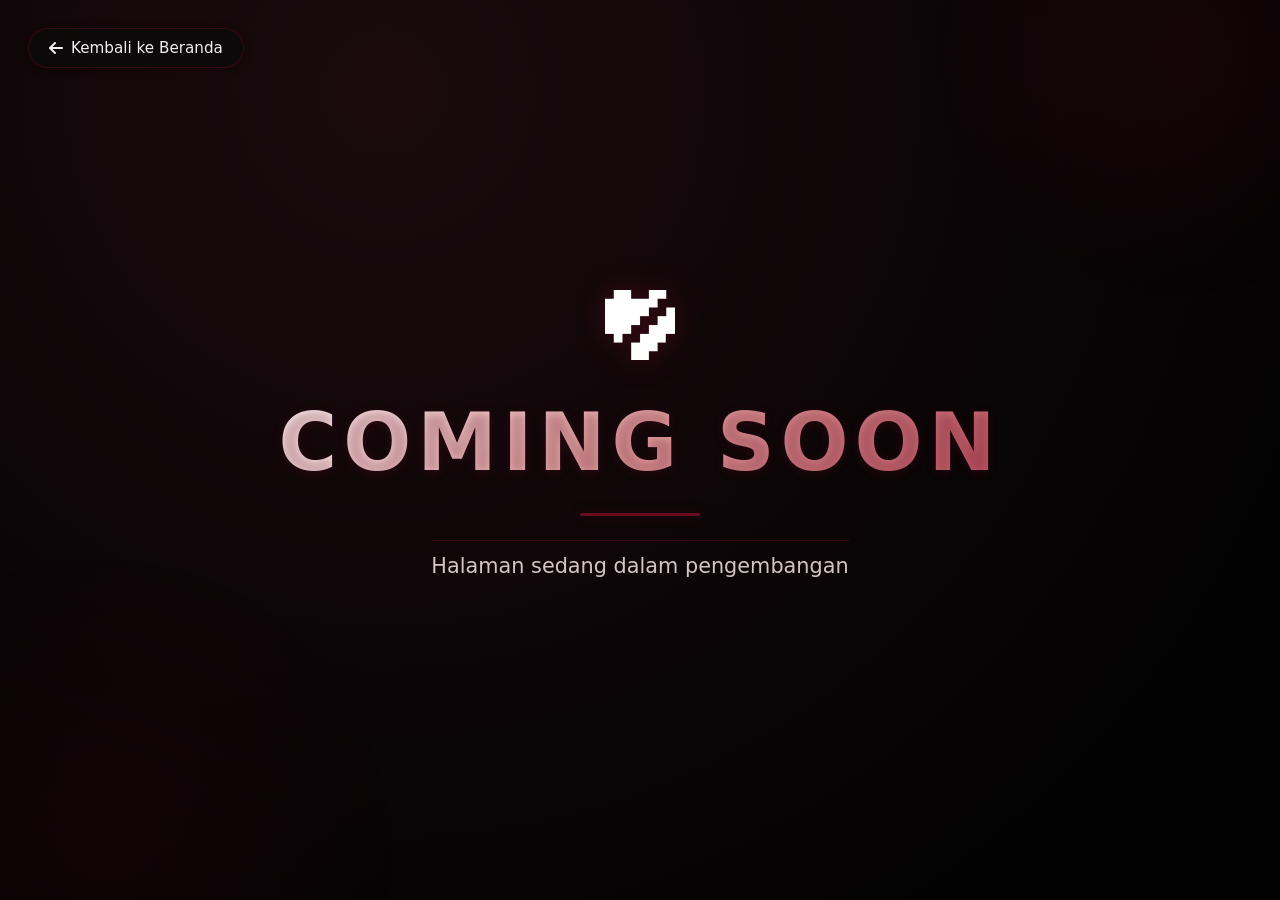
<file: fanart.html>
<!DOCTYPE html>
<html lang="id">
<head>
    <meta charset="UTF-8">
    <meta name="viewport" content="width=device-width, initial-scale=1.0, viewport-fit=cover">
    <title>Coming Soon | Senyawa Project</title>
    <!-- Font Awesome 6 (free) -->
    <link rel="stylesheet" href="https://cdnjs.cloudflare.com/ajax/libs/font-awesome/6.0.0-beta3/css/all.min.css">
    <style>
        * {
            margin: 0;
            padding: 0;
            box-sizing: border-box;
        }

        body {
            background-color: #0a0a0a;
            font-family: 'Poppins', 'Segoe UI', system-ui, -apple-system, 'Inter', sans-serif;
            color: #f0f0f0;
            min-height: 100vh;
            display: flex;
            align-items: center;
            justify-content: center;
            position: relative;
            /* Background gradasi gelap dengan sentuhan maroon seperti halaman utama */
            background: radial-gradient(circle at 30% 10%, #1a0a0e, #020202 85%);
        }

        /* custom font (Poppins via Google Fonts) */
        @import url('https://fonts.googleapis.com/css2?family=Inter:opsz,wght@14..32,300;14..32,400;14..32,600;14..32,700;14..32,800&family=Poppins:wght@400;500;600;700;800&display=swap');

        :root {
            --senyawa: #670C1F;
            --senyawa-dark: #4a0715;
            --senyawa-glow: rgba(103, 12, 31, 0.4);
            --text-light: #f5f3f0;
        }

        /* Tombol back di kiri atas - fixed position */
        .back-top-left {
            position: fixed;
            top: 28px;
            left: 28px;
            z-index: 100;
            display: flex;
            align-items: center;
            gap: 8px;
            background: rgba(10, 10, 10, 0.7);
            backdrop-filter: blur(12px);
            padding: 10px 20px;
            border-radius: 50px;
            text-decoration: none;
            color: #f0f0f0;
            font-weight: 500;
            font-size: 0.95rem;
            border: 1px solid rgba(103, 12, 31, 0.5);
            transition: all 0.25s ease;
            box-shadow: 0 2px 8px rgba(0,0,0,0.3);
        }
        .back-top-left i {
            font-size: 1rem;
            transition: transform 0.2s;
        }
        .back-top-left:hover {
            background: var(--senyawa);
            border-color: rgba(255, 200, 200, 0.6);
            transform: translateX(-3px);
            box-shadow: 0 4px 14px rgba(103,12,31,0.4);
        }
        .back-top-left:hover i {
            transform: translateX(-4px);
        }

        /* Container utama untuk konten COMING SOON */
        .coming-soon-container {
            text-align: center;
            padding: 2rem;
            max-width: 900px;
            width: 100%;
            animation: fadeUp 0.9s ease;
        }

        /* Logo kecil di atas (optional) untuk branding */
        .mini-logo {
            margin-bottom: 2rem;
        }
        .mini-logo img {
            height: 70px;
            width: auto;
            filter: drop-shadow(0 0 12px rgba(103,12,31,0.5));
            transition: transform 0.2s;
        }
        .mini-logo img:hover {
            transform: scale(1.02);
        }

        /* Teks COMING SOON utama */
        .coming-title {
            font-size: 5rem;
            font-weight: 800;
            letter-spacing: 6px;
            background: linear-gradient(135deg, #ffffff, #e0a0a0, #b84c5c);
            -webkit-background-clip: text;
            background-clip: text;
            color: transparent;
            text-shadow: 0 2px 10px rgba(103,12,31,0.3);
            margin-bottom: 1rem;
        }

        /* Subtitle / deskripsi singkat */
        .coming-sub {
            font-size: 1.3rem;
            font-weight: 400;
            color: #d4c5c5;
            margin-bottom: 2rem;
            border-top: 1px solid rgba(103,12,31,0.5);
            display: inline-block;
            padding-top: 0.8rem;
        }

        /* Efek garis maroon glow */
        .glow-line {
            width: 120px;
            height: 3px;
            background: var(--senyawa);
            margin: 1.5rem auto;
            border-radius: 10px;
            box-shadow: 0 0 12px var(--senyawa-glow);
        }

        /* Animasi fade up */
        @keyframes fadeUp {
            0% { opacity: 0; transform: translateY(35px);}
            100% { opacity: 1; transform: translateY(0);}
        }

        /* Efek maroon ornament (lingkaran blur di belakang) */
        .bg-ornament {
            position: fixed;
            width: 500px;
            height: 500px;
            background: radial-gradient(circle, rgba(103,12,31,0.15), transparent 70%);
            border-radius: 50%;
            top: -200px;
            right: -150px;
            z-index: -1;
            pointer-events: none;
        }
        .bg-ornament2 {
            position: fixed;
            width: 600px;
            height: 600px;
            background: radial-gradient(circle, rgba(103,12,31,0.1), transparent 70%);
            border-radius: 50%;
            bottom: -250px;
            left: -200px;
            z-index: -1;
            pointer-events: none;
        }

        /* Responsive */
        @media (max-width: 680px) {
            .coming-title {
                font-size: 2.8rem;
                letter-spacing: 3px;
            }
            .coming-sub {
                font-size: 1rem;
            }
            .mini-logo img {
                height: 50px;
            }
            .back-top-left {
                top: 18px;
                left: 18px;
                padding: 7px 16px;
                font-size: 0.85rem;
            }
        }

        @media (max-width: 480px) {
            .coming-title {
                font-size: 2.2rem;
                letter-spacing: 2px;
            }
        }
    </style>
</head>
<body>
    <!-- Tombol kembali ke beranda di kiri atas dengan panah -->
    <a href="index.html" class="back-top-left">
        <i class="fas fa-arrow-left"></i>
        <span>Kembali ke Beranda</span>
    </a>

    <!-- Ornamen background mempercantik dengan nuansa maroon -->
    <div class="bg-ornament"></div>
    <div class="bg-ornament2"></div>

    <div class="coming-soon-container">
        <!-- Logo kecil (optional) menggunakan aset yang sama jika ada, fallback jika tidak ditemukan -->
        <div class="mini-logo">
            <img src="assets/Logo Senyawa no BG.png" alt="Senyawa" onerror="this.src='https://placehold.co/200x80/670C1F/white?text=SNY'">
        </div>

        <!-- Judul Coming Soon dengan gaya bold -->
        <h1 class="coming-title">COMING SOON</h1>
        <div class="glow-line"></div>
        <p class="coming-sub">Halaman sedang dalam pengembangan</p>
        
        <!-- Teks tambahan "sesuatu yang epik..." sudah dihapus sesuai permintaan -->
    </div>

    <!-- Simple script fallback jika ada error gambar -->
    <script>
        // Menangani kemungkinan logo tidak ditemukan dengan fallback yang lebih halus
        document.addEventListener('DOMContentLoaded', () => {
            const logoImg = document.querySelector('.mini-logo img');
            if (logoImg && logoImg.complete) {
                if (logoImg.naturalWidth === 0 && logoImg.naturalHeight === 0) {
                    logoImg.onerror();
                }
            }
            if (logoImg) {
                logoImg.onerror = () => {
                    logoImg.src = 'https://placehold.co/200x80/670C1F/white?text=SENYAWA';
                    logoImg.style.borderRadius = '12px';
                };
            }
        });
    </script>
</body>
</html>
</file>
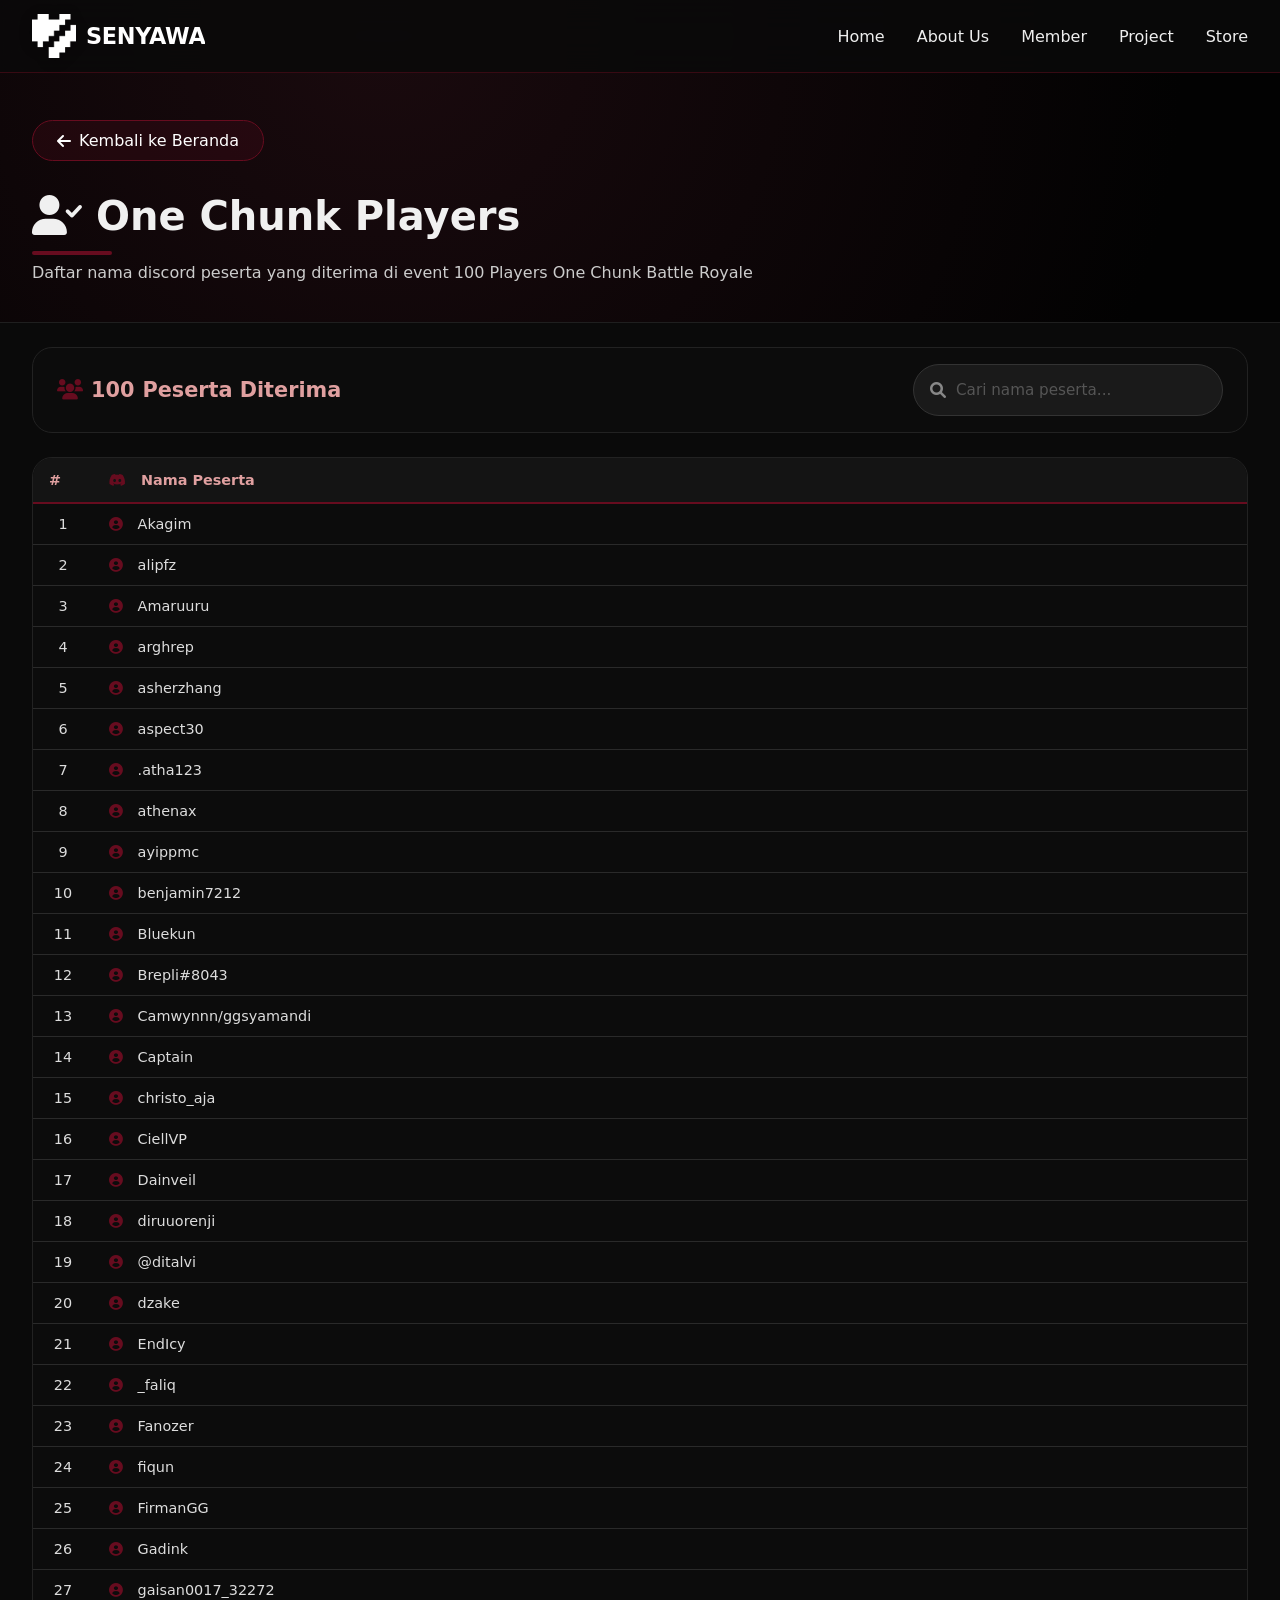
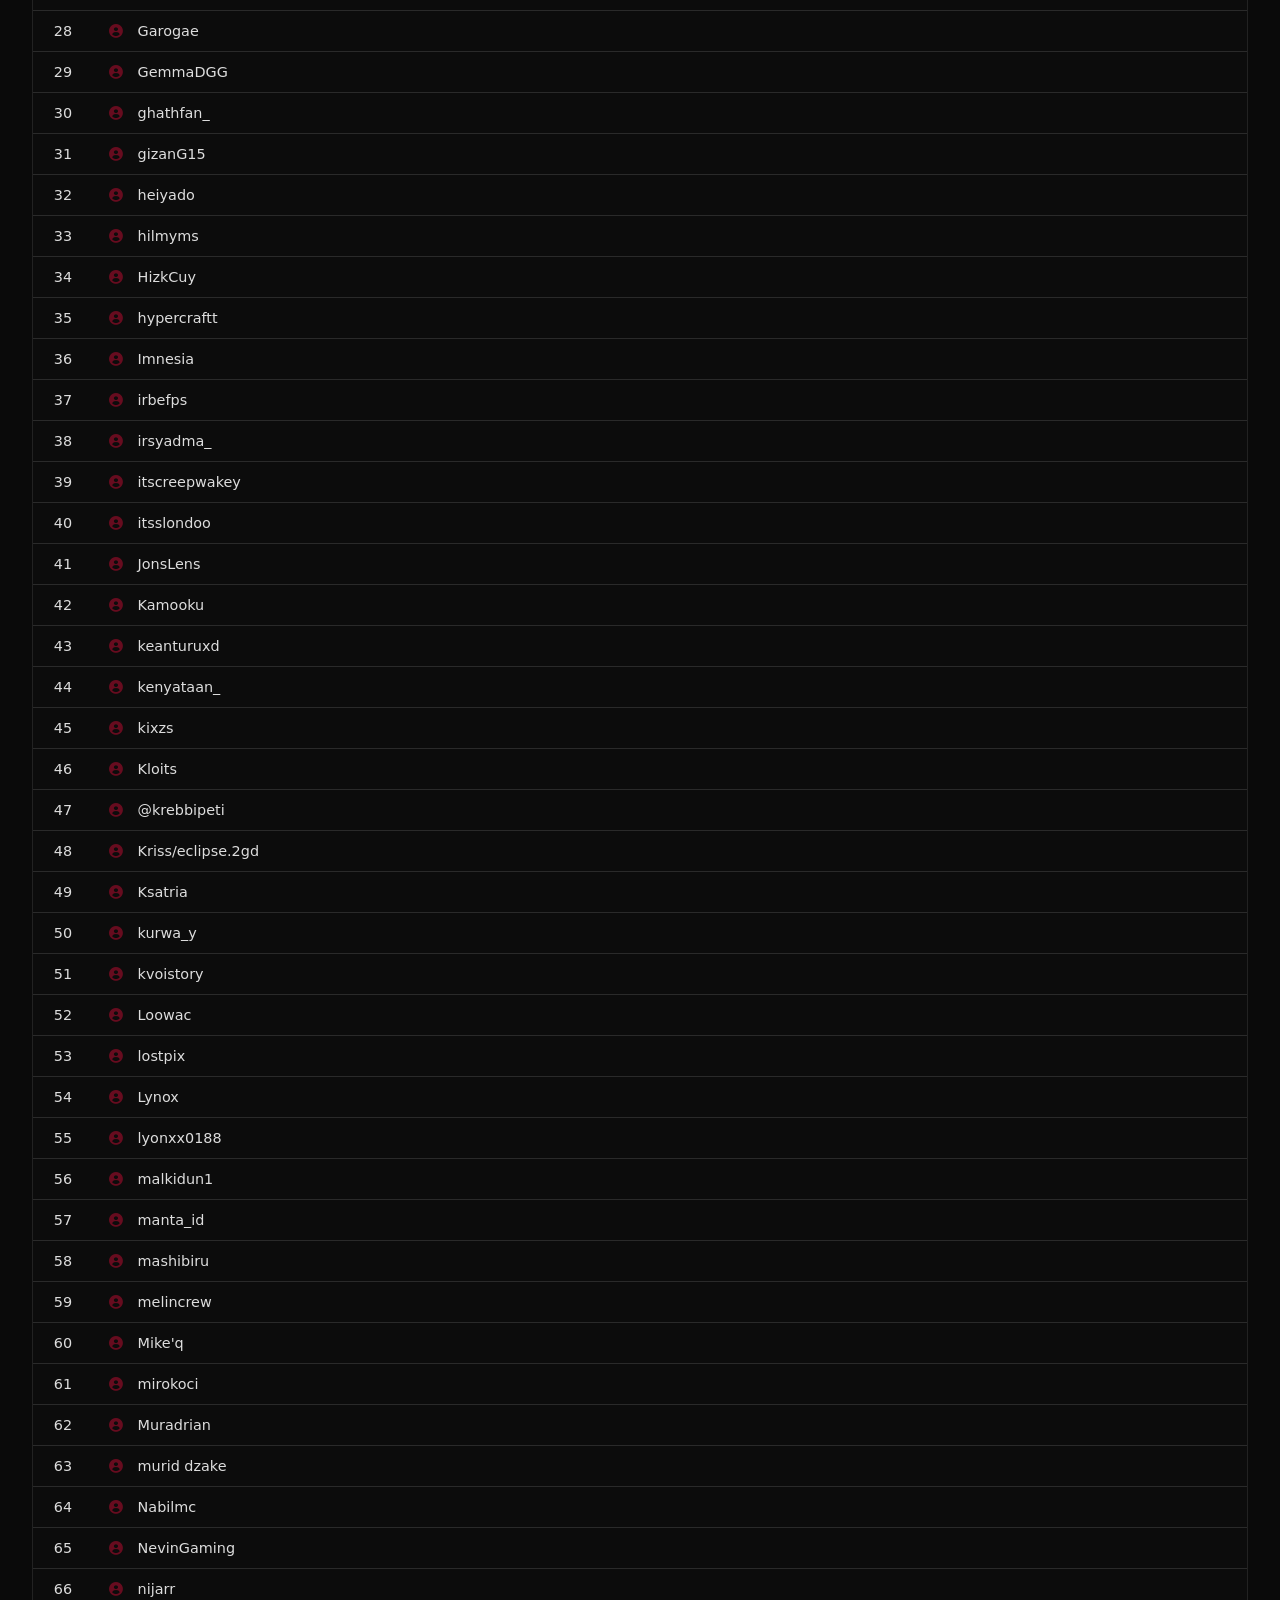
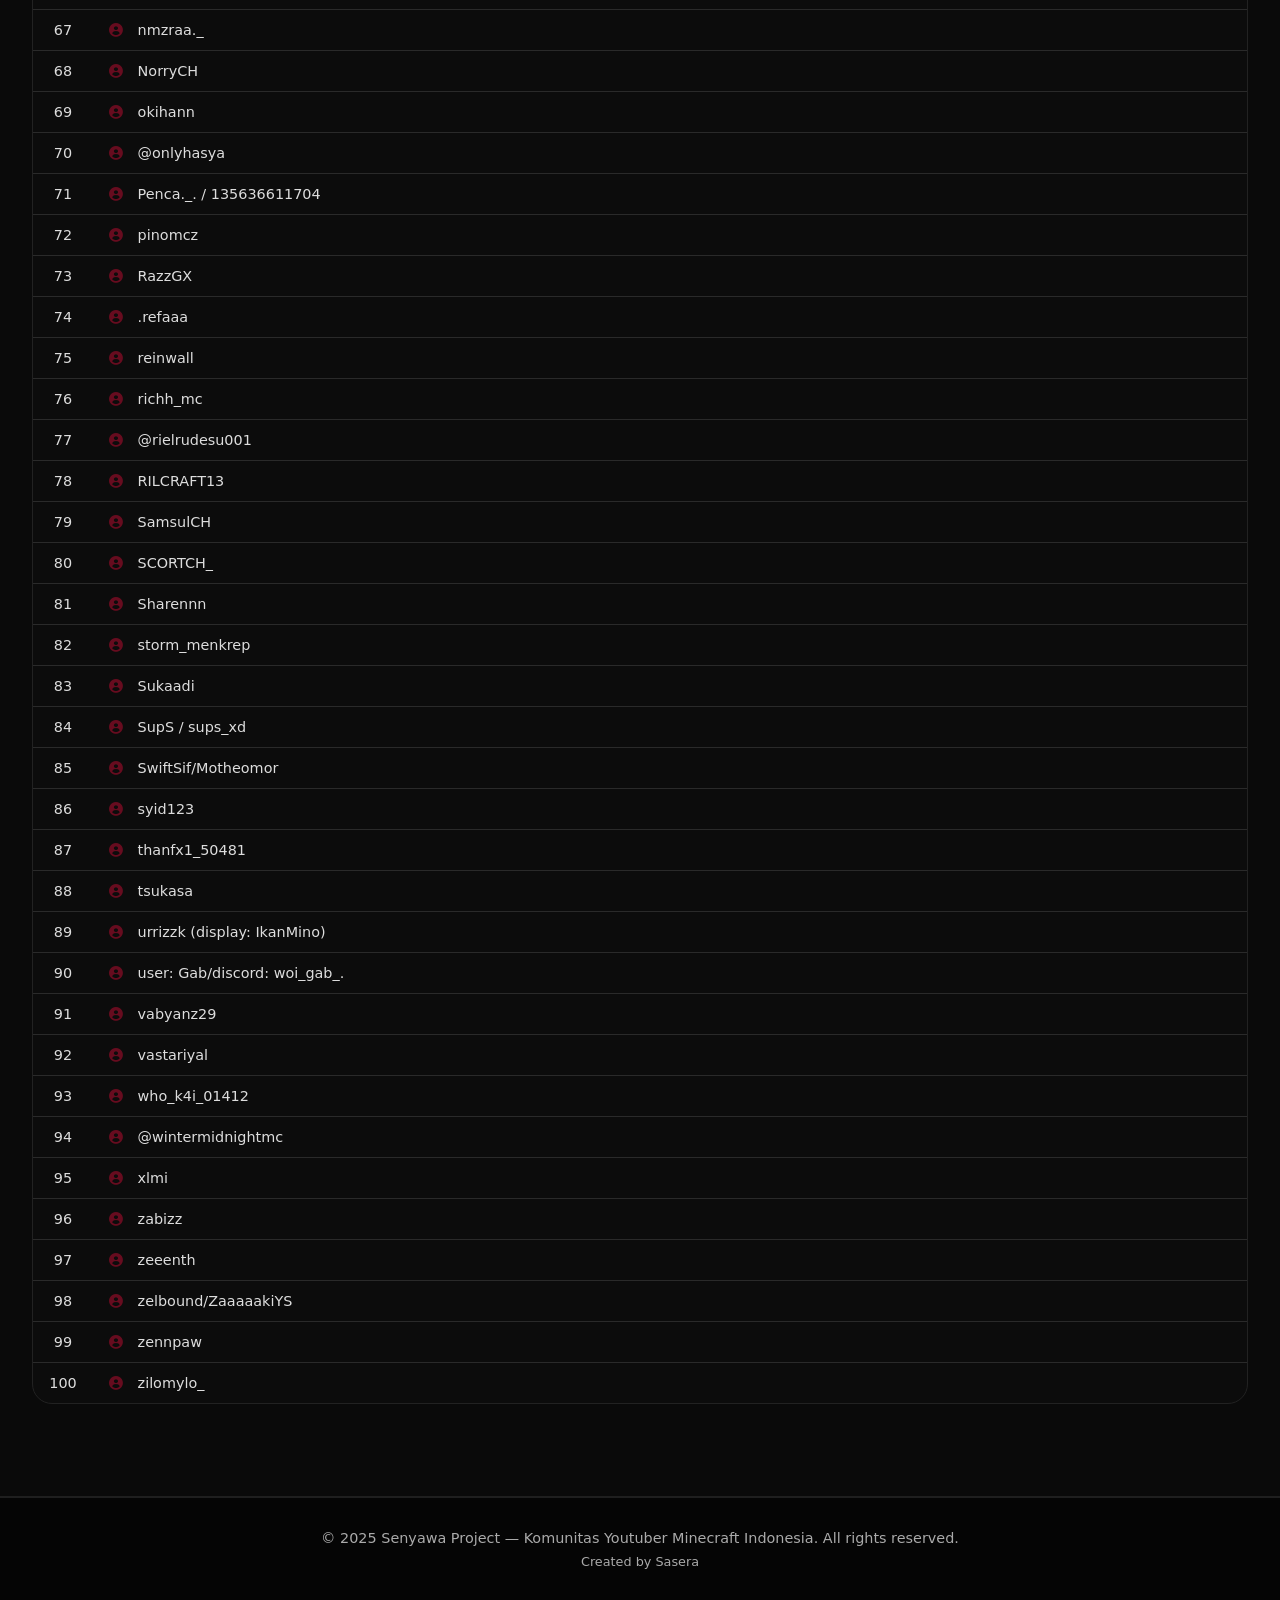
<file: ocditerima.html>
<!DOCTYPE html>
<html lang="id">
<head>
    <meta charset="UTF-8">
    <meta name="viewport" content="width=device-width, initial-scale=1.0, viewport-fit=cover">
    <title>Diterima - Senyawa Project</title>
    <link rel="icon" type="image/x-icon" href="assets/Logoicon.ico">
    <link rel="stylesheet" href="style.css">
    <link rel="stylesheet" href="https://cdnjs.cloudflare.com/ajax/libs/font-awesome/6.0.0-beta3/css/all.min.css">
    <style>/* Gaya khusus untuk halaman ini */
        * {
            margin: 0;
            padding: 0;
            box-sizing: border-box;
        }

        body {
            background-color: #0a0a0a;
            font-family: 'Poppins', 'Segoe UI', system-ui, -apple-system, 'Inter', sans-serif;
            color: #f0f0f0;
        }

        /* header halaman */
        .page-header {
            padding-top: 120px;
            padding-bottom: 40px;
            background: radial-gradient(circle at 30% 10%, #1a0a0e, #020202 85%);
            border-bottom: 1px solid #1f1f1f;
        }
        .page-header h1 {
            font-size: 2.5rem;
            font-weight: 700;
            margin-bottom: 0.5rem;
        }
        .page-header h1:after {
            content: '';
            display: block;
            width: 80px;
            height: 4px;
            background: var(--senyawa);
            margin-top: 12px;
            border-radius: 4px;
        }
        .page-header p {
            font-size: 1rem;
            color: #ccc;
            margin-top: 0.5rem;
        }

        /* back button */
        .back-button {
            display: inline-flex;
            align-items: center;
            gap: 8px;
            background: rgba(103, 12, 31, 0.2);
            border: 1px solid var(--senyawa);
            color: white;
            padding: 10px 24px;
            border-radius: 40px;
            text-decoration: none;
            font-weight: 500;
            margin-bottom: 2rem;
            transition: 0.2s;
        }
        .back-button:hover {
            background: var(--senyawa);
            transform: translateX(-5px);
        }

        /* statistik */
        .stats-bar {
            background: #0c0c0c;
            border-radius: 20px;
            padding: 16px 24px;
            margin: 1.5rem 0;
            display: flex;
            justify-content: space-between;
            align-items: center;
            flex-wrap: wrap;
            gap: 1rem;
            border: 1px solid #222;
        }
        .stats-count {
            display: flex;
            align-items: center;
            gap: 8px;
            font-size: 1.1rem;
        }
        .stats-count i {
            color: var(--senyawa);
            font-size: 1.3rem;
        }
        .stats-count span {
            font-weight: 700;
            color: #e0a0a0;
            font-size: 1.3rem;
        }

        /* fitur search */
        .search-box {
            display: flex;
            gap: 10px;
            align-items: center;
            background: #1a1a1a;
            padding: 8px 16px;
            border-radius: 50px;
            border: 1px solid #333;
            transition: 0.2s;
        }
        .search-box:focus-within {
            border-color: var(--senyawa);
            box-shadow: 0 0 8px rgba(103, 12, 31, 0.3);
        }
        .search-box i {
            color: #888;
        }
        .search-box input {
            background: transparent;
            border: none;
            color: white;
            font-size: 0.95rem;
            padding: 8px 0;
            outline: none;
            width: 250px;
            font-family: inherit;
        }
        .search-box input::placeholder {
            color: #555;
        }
        .clear-search {
            background: none;
            border: none;
            color: #888;
            cursor: pointer;
            font-size: 1rem;
            padding: 0 4px;
            transition: 0.2s;
        }
        .clear-search:hover {
            color: var(--senyawa);
        }

        /* tabel */
        .table-wrapper {
            overflow-x: auto;
            border-radius: 20px;
            border: 1px solid #222;
            background: #0c0c0c;
            margin: 1.5rem 0 2rem;
        }
        .member-table {
            width: 100%;
            border-collapse: collapse;
            font-size: 0.9rem;
            min-width: 500px;
        }
        .member-table th {
            background: #1a1a1a;
            padding: 14px 16px;
            text-align: left;
            font-weight: 600;
            color: #e0a0a0;
            border-bottom: 2px solid var(--senyawa);
            position: sticky;
            top: 0;
            background: #141414;
        }
        .member-table td {
            padding: 12px 16px;
            border-bottom: 1px solid #2a2a2a;
            color: #ddd;
        }
        .member-table tr:hover td {
            background: rgba(103, 12, 31, 0.1);
        }
        .member-table tr:last-child td {
            border-bottom: none;
        }

        /* nomor urut */
        .no-col {
            width: 60px;
            text-align: center;
            color: #888;
            font-weight: 500;
        }
        .name-col {
            font-weight: 500;
        }
        .name-col i {
            margin-right: 10px;
            color: var(--senyawa);
            font-size: 0.85rem;
        }

        /* pesan tidak ditemukan */
        .no-result {
            text-align: center;
            padding: 60px 20px;
            color: #888;
        }
        .no-result i {
            font-size: 3rem;
            margin-bottom: 1rem;
            opacity: 0.5;
        }

        .table-wrapper {
            animation: fadeInUp 0.4s ease;
        }

        @media (max-width: 880px) {
            .container {
                padding: 0 24px;
            }
            .page-header h1 {
                font-size: 1.8rem;
            }
            .stats-bar {
                flex-direction: column;
                align-items: flex-start;
            }
            .search-box input {
                width: 180px;
            }
            .member-table th, .member-table td {
                padding: 10px 12px;
                font-size: 0.85rem;
            }
        }
    </style>
</head>
<body>

<!-- EFEK LOADING HALAMAN -->
<div id="page-loader" class="page-loader">
    <div class="loader-content">
        <img src="assets/Logo Senyawa no BG.png" alt="Loading..." onerror="this.src='https://placehold.co/100x60?text=S'">
        <div class="loader-spinner"></div>
    </div>
</div>

<nav>
    <div class="nav-container">
        <div class="nav-logo-img">
            <img src="assets/Logo Senyawa no BG.png" alt="Senyawa Icon" onerror="this.src='https://placehold.co/100x60?text=S'">
            <span class="logo-text">SENYAWA</span>
        </div>
        <div class="menu-toggle" id="menuToggle">
            <svg width="30" height="24" viewBox="0 0 30 24" fill="none" stroke="white" stroke-width="3" stroke-linecap="round" stroke-linejoin="round">
                <path class="top" d="M4 6H26"/>
                <path class="middle" d="M4 12H26"/>
                <path class="bottom" d="M4 18H26"/>
            </svg>
        </div>
        <ul class="nav-links" id="navLinks">
            <li><a href="index.html">Home</a></li>
            <li><a href="index.html#about">About Us</a></li>
            <li><a href="index.html#members">Member</a></li>
            <li><a href="index.html#projects">Project</a></li>
            <li><a href="store.html">Store</a></li>
            <!-- <li><a href="fanart.html">Fanart</a></li> -->
        </ul>
    </div>
</nav>

<!-- Header Halaman -->
<div class="page-header">
    <div class="container">
        <a href="index.html" class="back-button">
            <i class="fas fa-arrow-left"></i>
            <span>Kembali ke Beranda</span>
        </a>
        <h1><i class="fas fa-user-check"></i> One Chunk Players</h1>
        <p>Daftar nama discord peserta yang diterima di event 100 Players One Chunk Battle Royale</p>
    </div>
</div>

<section style="padding: 0 0 60px 0;">
    <div class="container">
        <!-- Statistik + Search -->
        <div class="stats-bar">
            <div class="stats-count">
                <i class="fas fa-users"></i>
                <span id="totalCount">0</span>
                <span>Peserta Diterima</span>
            </div>
            <div class="search-box">
                <i class="fas fa-search"></i>
                <input type="text" id="searchInput" placeholder="Cari nama peserta..." autocomplete="off">
                <button class="clear-search" id="clearSearch" style="display: none;">
                    <i class="fas fa-times-circle"></i>
                </button>
            </div>
        </div>

        <!-- Tabel Member -->
        <div class="table-wrapper">
            <table class="member-table" id="memberTable">
                <thead>
                    <tr>
                        <th class="no-col">#</th>
                        <th class="name-col"><i class="fab fa-discord"></i> Nama Peserta</th>
                    </tr>
                </thead>
                <tbody id="tableBody">
                    <!-- Data akan diisi JavaScript -->
                </tbody>
            </table>
        </div>
    </div>
</section>

<footer>
    <p>© 2025 Senyawa Project — Komunitas Youtuber Minecraft Indonesia. All rights reserved.</p>
    <p style="margin-top: 8px; font-size: 0.8rem;">Created by Sasera</p>
</footer>

<script>
    // ==========================================
    // DATA PESERTA OC DITERIMA
    // ==========================================
    const participantsList = [
        "Amaruuru",
        "ghathfan_",
        "ayippmc",
        "Brepli#8043",
        "Camwynnn/ggsyamandi",
        "christo_aja",
        "Dainveil",
        "diruuorenji",
        "EndIcy",
        "fiqun",
        "Gadink",
        "Garogae",
        "thanfx1_50481",
        "heiyado",
        "urrizzk (display: IkanMino)",
        "Imnesia",
        "Mike'q",
        "vastariyal",
        "lyonxx0188",
        "manta_id",
        "mirokoci",
        "@onlyhasya",
        "lostpix",
        "Penca._. / 135636611704",
        "RazzGX",
        "@rielrudesu001",
        "RILCRAFT13",
        "SupS / sups_xd",
        "tsukasa",
        "vabyanz29",
        "@wintermidnightmc",
        "zabizz",
        "kenyataan_",
        "arghrep",
        "Nabilmc",
        "richh_mc",
        "kvoistory",
        "HizkCuy",
        "hypercraftt",
        "zilomylo_",
        "Kriss/eclipse.2gd",
        "Captain",
        "Kamooku",
        "alipfz",
        "Fanozer",
        "Sukaadi",
        "hilmyms",
        "mashibiru",
        "JonsLens",
        "zennpaw",
        "syid123",
        ".refaaa",
        "Akagim",
        "itsslondoo",
        "_faliq",
        "SwiftSif/Motheomor",
        "Loowac",
        "@krebbipeti",
        "zelbound/ZaaaaakiYS",
        "zeeenth",
        "benjamin7212",
        "Muradrian",
        "melincrew",
        "keanturuxd",
        "irbefps",
        "malkidun1",
        "okihann",
        "athenax",
        "nmzraa._",
        "irsyadma_",
        "gaisan0017_32272",
        "who_k4i_01412",
        "murid dzake",
        "pinomcz",
        "NorryCH",
        "CiellVP",
        "user: Gab/discord: woi_gab_.",
        "asherzhang",
        ".atha123",
        "kurwa_y",
        "@ditalvi",
        "kixzs",
        "Lynox",
        "itscreepwakey",
        "xlmi",
        "storm_menkrep",
        "reinwall",
        "dzake",
        "nijarr",
        "gizanG15",
        "aspect30",
        "NevinGaming",
        "GemmaDGG",
        "Kloits",
        "FirmanGG",
        "SCORTCH_",
        "Sharennn",
        "Bluekun",
        "SamsulCH",
        "Ksatria"
    ];

    // Filter untuk menghapus duplikat (EzraMyName muncul 2x di list, kita hapus satu)
    const uniqueList = [...new Map(participantsList.map((name, index) => [name.toLowerCase().trim(), name])).values()];
    
    // Urutkan berdasarkan abjad A-Z
    uniqueList.sort((a, b) => {
        const nameA = a.toLowerCase().replace(/[^a-z]/g, '');
        const nameB = b.toLowerCase().replace(/[^a-z]/g, '');
        return nameA.localeCompare(nameB);
    });

    // DOM Elements
    const tableBody = document.getElementById('tableBody');
    const searchInput = document.getElementById('searchInput');
    const clearSearchBtn = document.getElementById('clearSearch');
    const totalCountSpan = document.getElementById('totalCount');

    let currentSearchTerm = '';

    // Fungsi render tabel
    function renderTable(searchTerm = '') {
        if (!tableBody) return;
        
        const filtered = uniqueList.filter(name => 
            name.toLowerCase().includes(searchTerm.toLowerCase())
        );
        
        // Update total count
        totalCountSpan.textContent = filtered.length;
        
        if (filtered.length === 0) {
            tableBody.innerHTML = `
                <tr>
                    <td colspan="2" class="no-result">
                        <i class="fas fa-user-slash"></i>
                        <p>Tidak ada peserta dengan nama "${searchTerm}"</p>
                        <p style="font-size: 0.8rem; margin-top: 8px;">Coba kata kunci lain</p>
                    </td>
                </tr>
            `;
            return;
        }
        
        // Generate rows
        let html = '';
        filtered.forEach((name, index) => {
            const rowNumber = index + 1;
            // Escape HTML untuk mencegah XSS
            const safeName = name.replace(/[&<>]/g, function(m) {
                if (m === '&') return '&amp;';
                if (m === '<') return '&lt;';
                if (m === '>') return '&gt;';
                return m;
            });
            html += `
                <tr>
                    <td class="no-col">${rowNumber}</td>
                    <td class="name-col"><i class="fas fa-user-circle"></i> ${safeName}</td>
                </tr>
            `;
        });
        
        tableBody.innerHTML = html;
    }

    // Event listener untuk search
    function setupSearch() {
        if (!searchInput) return;
        
        searchInput.addEventListener('input', (e) => {
            currentSearchTerm = e.target.value;
            renderTable(currentSearchTerm);
            
            // Tampilkan/sembunyikan tombol clear
            if (currentSearchTerm.length > 0) {
                clearSearchBtn.style.display = 'flex';
            } else {
                clearSearchBtn.style.display = 'none';
            }
        });
        
        if (clearSearchBtn) {
            clearSearchBtn.addEventListener('click', () => {
                searchInput.value = '';
                currentSearchTerm = '';
                renderTable('');
                clearSearchBtn.style.display = 'none';
                searchInput.focus();
            });
        }
    }

    // Mobile navigation toggle
    function setupMobileNav() {
        const menuToggle = document.getElementById('menuToggle');
        const navLinks = document.getElementById('navLinks');
        
        if (menuToggle) {
            menuToggle.addEventListener('click', () => {
                navLinks.classList.toggle('active');
                menuToggle.classList.toggle('active');
            });
        }
        
        document.querySelectorAll('.nav-links a').forEach(link => {
            link.addEventListener('click', () => {
                navLinks.classList.remove('active');
                if (menuToggle) menuToggle.classList.remove("active");
            });
        });
    }

    // Logo fallback
    function handleLogoFallback() {
        const smallLogo = document.querySelector('.nav-logo-img img');
        if (smallLogo) {
            smallLogo.onerror = () => {
                smallLogo.src = 'https://placehold.co/100x60/670C1F/white?text=SNY';
            };
        }
    }

    // Inisialisasi
    document.addEventListener('DOMContentLoaded', () => {
        renderTable('');
        setupSearch();
        setupMobileNav();
        handleLogoFallback();
        
        console.log(`✅ OC Diterima loaded: ${uniqueList.length} peserta unik`);
    });

    // Menghilangkan efek loading ketika SEMUA data (gambar, iframe) selesai dimuat
    window.addEventListener('load', () => {
        const loader = document.getElementById('page-loader');
        if (loader) {
            loader.classList.add('hidden');
            setTimeout(() => loader.remove(), 800);
        }
    });
</script>
</body>
</html>
</file>
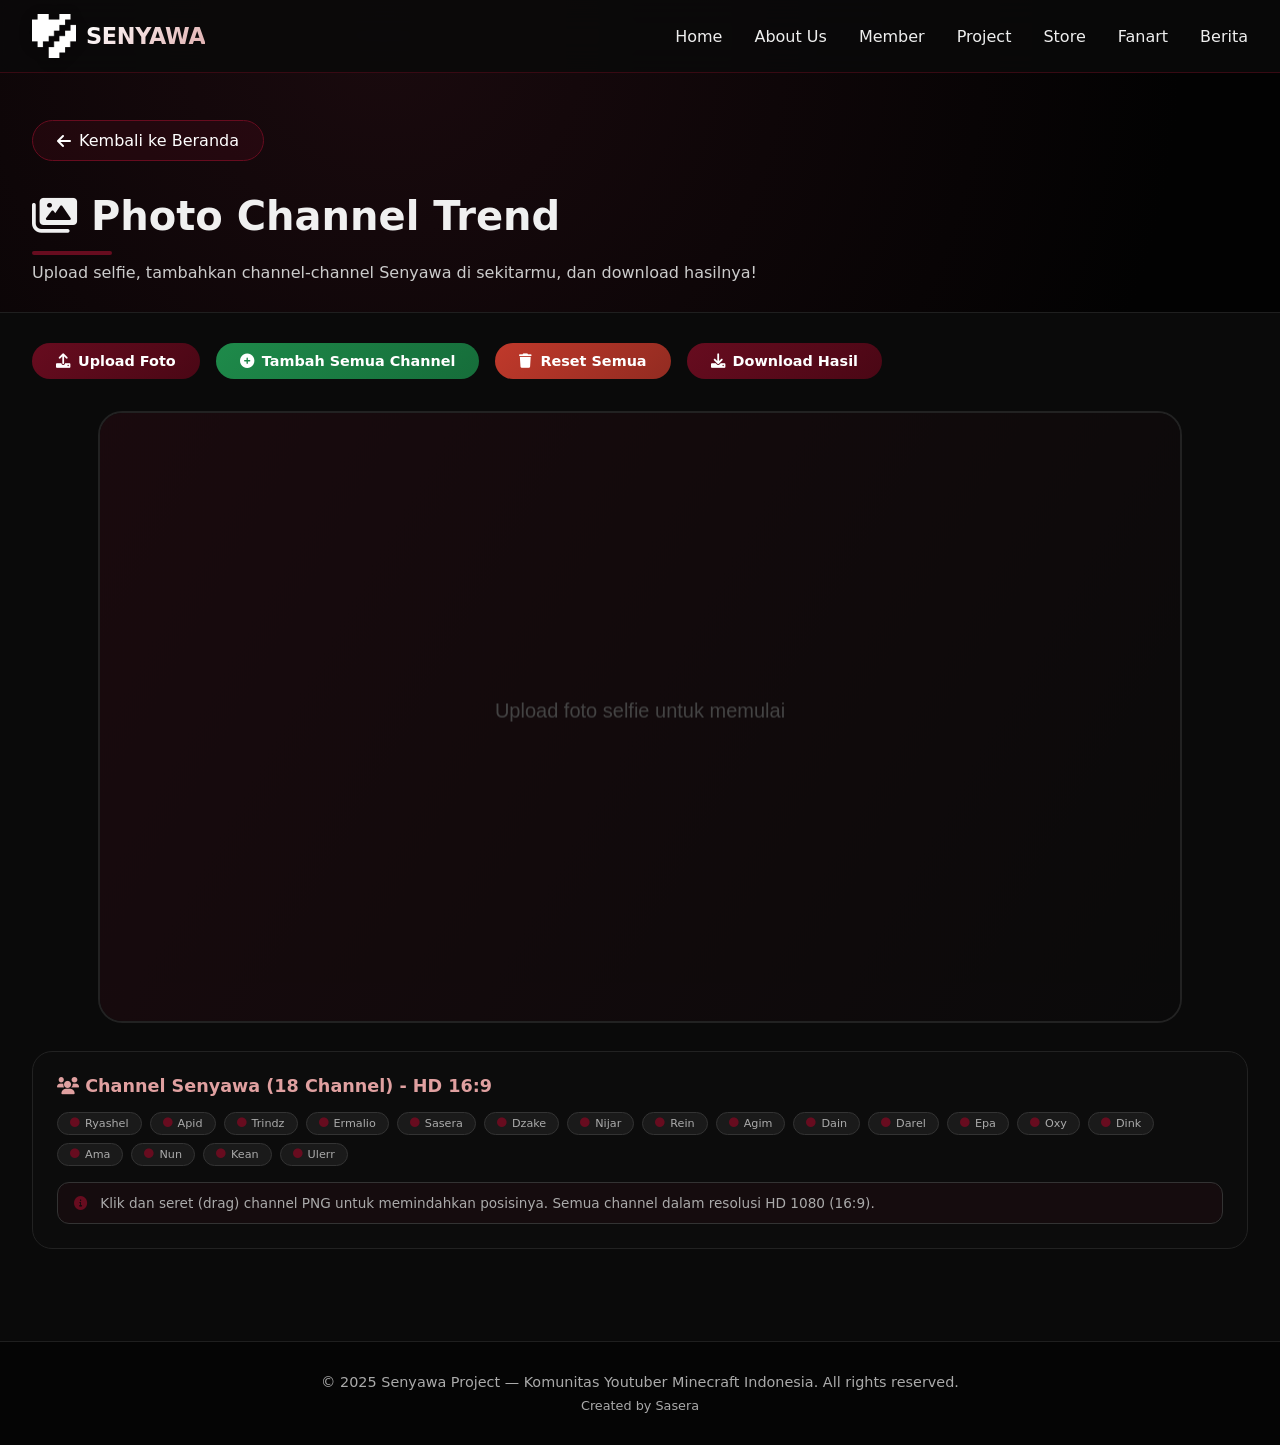
<file: photochanneltrend.html>
<!DOCTYPE html>
<html lang="id">
<head>
    <meta charset="UTF-8">
    <meta name="viewport" content="width=device-width, initial-scale=1.0, viewport-fit=cover">
    <title>Photo Channel Trend - Senyawa Project</title>
    <link rel="icon" type="image/x-icon" href="assets/Logo Senyawa no BG.ico">
    <link rel="stylesheet" href="https://cdnjs.cloudflare.com/ajax/libs/font-awesome/6.0.0-beta3/css/all.min.css">
    <style>
        * {
            margin: 0;
            padding: 0;
            box-sizing: border-box;
        }

        body {
            background-color: #0a0a0a;
            font-family: 'Poppins', 'Segoe UI', system-ui, -apple-system, 'Inter', sans-serif;
            color: #f0f0f0;
            min-height: 100vh;
        }

        @import url('https://fonts.googleapis.com/css2?family=Inter:opsz,wght@14..32,300;14..32,400;14..32,600;14..32,700;14..32,800&family=Poppins:wght@400;500;600;700;800&display=swap');

        :root {
            --senyawa: #670C1F;
            --senyawa-dark: #4a0715;
            --senyawa-glow: rgba(103, 12, 31, 0.4);
        }

        ::-webkit-scrollbar {
            width: 8px;
        }
        ::-webkit-scrollbar-track {
            background: #1e1e1e;
        }
        ::-webkit-scrollbar-thumb {
            background: var(--senyawa);
            border-radius: 10px;
        }

        .container {
            max-width: 1400px;
            margin: 0 auto;
            padding: 0 32px;
        }

        nav {
            position: fixed;
            top: 0;
            left: 0;
            width: 100%;
            backdrop-filter: blur(16px);
            background: rgba(10, 10, 10, 0.85);
            z-index: 100;
            border-bottom: 1px solid rgba(103, 12, 31, 0.5);
        }
        .nav-container {
            display: flex;
            justify-content: space-between;
            align-items: center;
            padding: 14px 32px;
            max-width: 1400px;
            margin: 0 auto;
        }
        .nav-logo-img {
            display: flex;
            align-items: center;
            gap: 10px;
        }
        .nav-logo-img img {
            height: 44px;
            width: auto;
            display: block;
            filter: drop-shadow(0 2px 6px rgba(0,0,0,0.4));
            transition: transform 0.2s;
        }
        .nav-logo-img img:hover {
            transform: scale(1.02);
        }
        .logo-text {
            font-size: 1.4rem;
            font-weight: 700;
            letter-spacing: -0.3px;
            background: linear-gradient(135deg, #fff, #e0b0b0);
            -webkit-background-clip: text;
            background-clip: text;
            color: transparent;
        }
        .nav-links {
            display: flex;
            gap: 2rem;
            list-style: none;
        }
        .nav-links a {
            color: #eee;
            text-decoration: none;
            font-weight: 500;
            transition: 0.2s;
            font-size: 1rem;
        }
        .nav-links a:hover {
            color: #e0a0a0;
            border-bottom: 2px solid var(--senyawa);
        }
        .menu-toggle {
            display: none;
            font-size: 1.6rem;
            cursor: pointer;
            color: white;
        }

        .page-header {
            padding-top: 120px;
            padding-bottom: 30px;
            background: radial-gradient(circle at 30% 10%, #1a0a0e, #020202 85%);
            border-bottom: 1px solid #1f1f1f;
        }
        .page-header h1 {
            font-size: 2.5rem;
            font-weight: 700;
            margin-bottom: 0.5rem;
        }
        .page-header h1:after {
            content: '';
            display: block;
            width: 80px;
            height: 4px;
            background: var(--senyawa);
            margin-top: 12px;
            border-radius: 4px;
        }
        .page-header p {
            font-size: 1rem;
            color: #ccc;
            margin-top: 0.5rem;
        }

        .back-button {
            display: inline-flex;
            align-items: center;
            gap: 8px;
            background: rgba(103, 12, 31, 0.2);
            border: 1px solid var(--senyawa);
            color: white;
            padding: 10px 24px;
            border-radius: 40px;
            text-decoration: none;
            font-weight: 500;
            margin-bottom: 2rem;
            transition: 0.2s;
        }
        .back-button:hover {
            background: var(--senyawa);
            transform: translateX(-5px);
        }

        .editor-section {
            padding: 30px 0 60px;
        }

        .controls {
            display: flex;
            flex-wrap: wrap;
            gap: 1rem;
            margin-bottom: 2rem;
            align-items: center;
        }

        .btn {
            padding: 10px 24px;
            border-radius: 40px;
            border: none;
            font-weight: 600;
            font-size: 0.9rem;
            cursor: pointer;
            transition: all 0.2s;
            font-family: inherit;
            display: inline-flex;
            align-items: center;
            gap: 8px;
        }
        .btn-primary {
            background: linear-gradient(135deg, #670C1F, #4a0715);
            color: white;
        }
        .btn-primary:hover {
            transform: translateY(-2px);
            box-shadow: 0 8px 20px rgba(103, 12, 31, 0.4);
        }
        .btn-success {
            background: linear-gradient(135deg, #1e8a4a, #166d3a);
            color: white;
        }
        .btn-success:hover {
            transform: translateY(-2px);
            box-shadow: 0 8px 20px rgba(30, 138, 74, 0.4);
        }
        .btn-danger {
            background: linear-gradient(135deg, #c0392b, #922b21);
            color: white;
        }
        .btn-danger:hover {
            transform: translateY(-2px);
            box-shadow: 0 8px 20px rgba(192, 57, 43, 0.4);
        }

        .file-input-wrapper {
            position: relative;
            overflow: hidden;
            display: inline-block;
        }
        .file-input-wrapper input[type="file"] {
            position: absolute;
            left: 0;
            top: 0;
            opacity: 0;
            width: 100%;
            height: 100%;
            cursor: pointer;
        }

        .canvas-wrapper {
            position: relative;
            background: #0c0c0c;
            border-radius: 24px;
            border: 2px solid #222;
            overflow: hidden;
            display: inline-block;
            max-width: 100%;
            margin: 0 auto;
        }
        .canvas-wrapper canvas {
            display: block;
            max-width: 100%;
            max-height: 80vh;
            cursor: default;
            image-rendering: auto;
        }

        .channel-list {
            background: #0c0c0c;
            border-radius: 20px;
            border: 1px solid #222;
            padding: 1.5rem;
            margin-top: 1.5rem;
        }
        .channel-list h3 {
            margin-bottom: 1rem;
            color: #e0a0a0;
            font-size: 1.1rem;
        }
        .channel-grid {
            display: flex;
            flex-wrap: wrap;
            gap: 0.5rem;
        }
        .channel-tag {
            background: #1a1a1a;
            padding: 4px 12px;
            border-radius: 20px;
            font-size: 0.7rem;
            color: #aaa;
            border: 1px solid #333;
            display: flex;
            align-items: center;
            gap: 5px;
        }
        .channel-tag i {
            color: var(--senyawa);
            font-size: 0.6rem;
        }
        .channel-tag.active {
            border-color: var(--senyawa);
            color: white;
            background: rgba(103, 12, 31, 0.2);
        }

        .info-box {
            background: rgba(103, 12, 31, 0.1);
            border: 1px solid #333;
            border-radius: 12px;
            padding: 12px 16px;
            color: #aaa;
            font-size: 0.85rem;
            margin-top: 1rem;
        }
        .info-box i {
            color: var(--senyawa);
            margin-right: 8px;
        }

        footer {
            background: #050505;
            padding: 2rem;
            text-align: center;
            color: #aaa;
            font-size: 0.9rem;
            border-top: 1px solid #1f1f1f;
            margin-top: 2rem;
        }

        @media (max-width: 880px) {
            .container {
                padding: 0 24px;
            }
            .nav-links {
                position: fixed;
                top: 70px;
                left: -100%;
                flex-direction: column;
                background: rgba(0,0,0,0.95);
                backdrop-filter: blur(20px);
                width: 70%;
                height: calc(100vh - 70px);
                padding: 2rem;
                gap: 2rem;
                transition: 0.3s;
                border-right: 1px solid var(--senyawa);
            }
            .nav-links.active {
                left: 0;
            }
            .menu-toggle {
                display: block;
            }
            .page-header h1 {
                font-size: 1.8rem;
            }
            .controls {
                flex-direction: column;
                align-items: stretch;
            }
            .controls .btn {
                justify-content: center;
            }
        }
    </style>
</head>
<body>

<nav>
    <div class="nav-container">
        <div class="nav-logo-img">
            <img src="assets/Logo Senyawa no BG.png" alt="Senyawa Icon" onerror="this.src='https://placehold.co/100x60?text=S'">
            <span class="logo-text">SENYAWA</span>
        </div>
        <div class="menu-toggle" id="menuToggle">
            <i class="fas fa-bars"></i>
        </div>
        <ul class="nav-links" id="navLinks">
            <li><a href="index.html">Home</a></li>
            <li><a href="index.html#about">About Us</a></li>
            <li><a href="index.html#members">Member</a></li>
            <li><a href="index.html#projects">Project</a></li>
            <li><a href="store.html">Store</a></li>
            <li><a href="fanart.html">Fanart</a></li>
            <li><a href="berita.html">Berita</a></li>
        </ul>
    </div>
</nav>

<div class="page-header">
    <div class="container">
        <a href="index.html" class="back-button">
            <i class="fas fa-arrow-left"></i>
            <span>Kembali ke Beranda</span>
        </a>
        <h1><i class="fas fa-images"></i> Photo Channel Trend</h1>
        <p>Upload selfie, tambahkan channel-channel Senyawa di sekitarmu, dan download hasilnya!</p>
    </div>
</div>

<section class="editor-section">
    <div class="container">
        <div class="controls">
            <div class="file-input-wrapper">
                <button class="btn btn-primary">
                    <i class="fas fa-upload"></i> Upload Foto
                </button>
                <input type="file" id="photoUpload" accept="image/*">
            </div>
            <button class="btn btn-success" id="addChannelsBtn">
                <i class="fas fa-plus-circle"></i> Tambah Semua Channel
            </button>
            <button class="btn btn-danger" id="resetBtn">
                <i class="fas fa-trash"></i> Reset Semua
            </button>
            <button class="btn btn-primary" id="downloadBtn">
                <i class="fas fa-download"></i> Download Hasil
            </button>
        </div>

        <div style="text-align: center;">
            <div class="canvas-wrapper" id="canvasWrapper">
                <canvas id="editorCanvas"></canvas>
            </div>
        </div>

        <div class="channel-list">
            <h3><i class="fas fa-users"></i> Channel Senyawa (18 Channel) - HD 16:9</h3>
            <div class="channel-grid" id="channelGrid"></div>
            <div class="info-box">
                <i class="fas fa-info-circle"></i>
                <span>Klik dan seret (drag) channel PNG untuk memindahkan posisinya. Semua channel dalam resolusi HD 1080 (16:9).</span>
            </div>
        </div>
    </div>
</section>

<footer>
    <p>© 2025 Senyawa Project — Komunitas Youtuber Minecraft Indonesia. All rights reserved.</p>
    <p style="margin-top: 8px; font-size: 0.8rem;">Created by Sasera</p>
</footer>

<script>
    // ==========================================
    // DATA CHANNEL - HD 16:9 (1080p)
    // ==========================================
    const channelList = [
        { name: "Ryashel", file: "Ryashel Channel.png" },
        { name: "Apid", file: "Apid Channel.png" },
        { name: "Trindz", file: "Trindz Channel.png" },
        { name: "Ermalio", file: "Ermalio Channel.png" },
        { name: "Sasera", file: "Sasera Channel.png" },
        { name: "Dzake", file: "Dzake Channel.png" },
        { name: "Nijar", file: "Nijar Channel.png" },
        { name: "Rein", file: "Rein Channel.png" },
        { name: "Agim", file: "Agim Channel.png" },
        { name: "Dain", file: "Dain Channel.png" },
        { name: "Darel", file: "Darel Channel.png" },
        { name: "Epa", file: "Epa Channel.png" },
        { name: "Oxy", file: "Oxy Channel.png" },
        { name: "Dink", file: "Dink Channel.png" },
        { name: "Ama", file: "Ama Channel.png" },
        { name: "Nun", file: "Nun Channel.png" },
        { name: "Kean", file: "Kean Channel.png" },
        { name: "Ulerr", file: "Ulerr Channel.png" }
    ];

    // ==========================================
    // STATE
    // ==========================================
    const canvas = document.getElementById('editorCanvas');
    const ctx = canvas.getContext('2d');
    
    let backgroundImage = null;
    let channelImages = [];
    let isDragging = false;
    let dragIndex = -1;
    let dragOffsetX = 0;
    let dragOffsetY = 0;
    let canvasWidth = 800;
    let canvasHeight = 600;

    // Konfigurasi HD 16:9
    const HD_WIDTH = 1080;
    const HD_HEIGHT = 607.5; // 1080 / 16 * 9 = 607.5
    const CHANNEL_DISPLAY_WIDTH = 180; // Lebar tampilan channel di canvas (lebih besar = lebih HD)
    const CHANNEL_DISPLAY_HEIGHT = 101.25; // 180 / 16 * 9

    // ==========================================
    // FUNGSI UTAMA
    // ==========================================

    function resizeCanvas() {
        const wrapper = document.getElementById('canvasWrapper');
        const maxWidth = wrapper.clientWidth || 800;
        const maxHeight = window.innerHeight * 0.75;
        
        let w = canvasWidth;
        let h = canvasHeight;
        if (w > maxWidth) {
            const ratio = maxWidth / w;
            w = maxWidth;
            h = h * ratio;
        }
        if (h > maxHeight) {
            const ratio = maxHeight / h;
            h = maxHeight;
            w = w * ratio;
        }
        canvas.style.width = w + 'px';
        canvas.style.height = h + 'px';
    }

    function render() {
        ctx.clearRect(0, 0, canvasWidth, canvasHeight);
        
        if (backgroundImage) {
            ctx.drawImage(backgroundImage, 0, 0, canvasWidth, canvasHeight);
        } else {
            const grad = ctx.createLinearGradient(0, 0, canvasWidth, canvasHeight);
            grad.addColorStop(0, '#1a0a0e');
            grad.addColorStop(1, '#0a0a0a');
            ctx.fillStyle = grad;
            ctx.fillRect(0, 0, canvasWidth, canvasHeight);
            
            ctx.fillStyle = '#444';
            ctx.font = '20px Poppins, sans-serif';
            ctx.textAlign = 'center';
            ctx.fillText('Upload foto selfie untuk memulai', canvasWidth/2, canvasHeight/2);
        }
        
        // Gambar semua channel dengan kualitas HD
        channelImages.forEach((ch) => {
            if (ch.img) {
                // Gunakan imageSmoothingEnabled = true untuk hasil yang lebih halus
                ctx.imageSmoothingEnabled = true;
                ctx.imageSmoothingQuality = 'high';
                ctx.drawImage(ch.img, ch.x, ch.y, ch.width, ch.height);
            }
        });
        
        resizeCanvas();
    }

    function loadChannelImages(callback) {
        let loaded = 0;
        const total = channelList.length;
        
        channelImages = [];
        
        channelList.forEach((channel) => {
            const img = new Image();
            img.crossOrigin = 'anonymous';
            img.src = `assets/${channel.file}`;
            img.onload = function() {
                // Ukuran channel HD 16:9 (lebih besar dari sebelumnya)
                const w = CHANNEL_DISPLAY_WIDTH;
                const h = CHANNEL_DISPLAY_HEIGHT;
                
                channelImages.push({
                    img: img,
                    x: Math.random() * (canvasWidth - w - 20) + 10,
                    y: Math.random() * (canvasHeight - h - 20) + 10,
                    name: channel.name,
                    file: channel.file,
                    width: w,
                    height: h,
                    naturalWidth: img.width,
                    naturalHeight: img.height
                });
                loaded++;
                if (loaded === total && callback) callback();
            };
            img.onerror = function() {
                console.warn(`⚠️ Gagal load: assets/${channel.file}`);
                // Buat placeholder transparan
                const canvasPlaceholder = document.createElement('canvas');
                canvasPlaceholder.width = 180;
                canvasPlaceholder.height = 101.25;
                const pctx = canvasPlaceholder.getContext('2d');
                pctx.clearRect(0, 0, 180, 101.25);
                pctx.fillStyle = 'rgba(103, 12, 31, 0.3)';
                pctx.fillRect(0, 0, 180, 101.25);
                pctx.fillStyle = 'rgba(255,255,255,0.5)';
                pctx.font = '14px Poppins, sans-serif';
                pctx.textAlign = 'center';
                pctx.fillText(channel.name, 90, 55);
                
                const imgPlaceholder = new Image();
                imgPlaceholder.src = canvasPlaceholder.toDataURL('image/png');
                imgPlaceholder.onload = function() {
                    channelImages.push({
                        img: imgPlaceholder,
                        x: Math.random() * (canvasWidth - 180 - 20) + 10,
                        y: Math.random() * (canvasHeight - 101.25 - 20) + 10,
                        name: channel.name,
                        file: channel.file,
                        width: 180,
                        height: 101.25,
                        naturalWidth: 180,
                        naturalHeight: 101.25
                    });
                    loaded++;
                    if (loaded === total && callback) callback();
                };
            };
        });
    }

    function addAllChannels() {
        if (channelImages.length > 0) {
            if (!confirm('Channel sudah ada. Ingin menambahkan ulang semua channel?')) return;
        }
        loadChannelImages(() => {
            render();
            updateChannelTags();
        });
    }

    function resetAll() {
        if (channelImages.length === 0 && !backgroundImage) return;
        if (!confirm('Reset semua? Foto dan channel akan dihapus.')) return;
        backgroundImage = null;
        channelImages = [];
        document.getElementById('photoUpload').value = '';
        render();
        updateChannelTags();
    }

    // ==========================================
    // DRAG & DROP
    // ==========================================

    function getMousePos(e) {
        const rect = canvas.getBoundingClientRect();
        const scaleX = canvasWidth / rect.width;
        const scaleY = canvasHeight / rect.height;
        const clientX = e.clientX || (e.touches && e.touches[0].clientX);
        const clientY = e.clientY || (e.touches && e.touches[0].clientY);
        return {
            x: (clientX - rect.left) * scaleX,
            y: (clientY - rect.top) * scaleY
        };
    }

    function getChannelAt(x, y) {
        for (let i = channelImages.length - 1; i >= 0; i--) {
            const ch = channelImages[i];
            if (x >= ch.x && x <= ch.x + ch.width &&
                y >= ch.y && y <= ch.y + ch.height) {
                return i;
            }
        }
        return -1;
    }

    function onPointerDown(e) {
        e.preventDefault();
        const pos = getMousePos(e);
        const idx = getChannelAt(pos.x, pos.y);
        if (idx !== -1) {
            isDragging = true;
            dragIndex = idx;
            const ch = channelImages[idx];
            dragOffsetX = pos.x - ch.x;
            dragOffsetY = pos.y - ch.y;
            canvas.style.cursor = 'grabbing';
        }
    }

    function onPointerMove(e) {
        e.preventDefault();
        const pos = getMousePos(e);
        
        if (isDragging && dragIndex !== -1) {
            const ch = channelImages[dragIndex];
            ch.x = Math.max(0, Math.min(canvasWidth - ch.width, pos.x - dragOffsetX));
            ch.y = Math.max(0, Math.min(canvasHeight - ch.height, pos.y - dragOffsetY));
            render();
        } else {
            const idx = getChannelAt(pos.x, pos.y);
            canvas.style.cursor = idx !== -1 ? 'grab' : 'default';
        }
    }

    function onPointerUp(e) {
        if (isDragging) {
            isDragging = false;
            dragIndex = -1;
            canvas.style.cursor = 'default';
            render();
        }
    }

    canvas.addEventListener('mousedown', onPointerDown);
    window.addEventListener('mousemove', onPointerMove);
    window.addEventListener('mouseup', onPointerUp);

    canvas.addEventListener('touchstart', (e) => {
        e.preventDefault();
        onPointerDown(e);
    });
    window.addEventListener('touchmove', (e) => {
        onPointerMove(e);
    });
    window.addEventListener('touchend', (e) => {
        onPointerUp(e);
    });

    // ==========================================
    // UPLOAD FOTO
    // ==========================================

    document.getElementById('photoUpload').addEventListener('change', function(e) {
        const file = e.target.files[0];
        if (!file) return;
        
        const reader = new FileReader();
        reader.onload = function(event) {
            const img = new Image();
            img.onload = function() {
                let w = img.width;
                let h = img.height;
                const maxSize = 2000;
                if (w > maxSize || h > maxSize) {
                    const ratio = Math.min(maxSize / w, maxSize / h);
                    w = w * ratio;
                    h = h * ratio;
                }
                canvasWidth = w;
                canvasHeight = h;
                canvas.width = w;
                canvas.height = h;
                backgroundImage = img;
                
                channelImages.forEach(ch => {
                    ch.x = Math.min(ch.x, canvasWidth - ch.width);
                    ch.y = Math.min(ch.y, canvasHeight - ch.height);
                });
                
                render();
            };
            img.src = event.target.result;
        };
        reader.readAsDataURL(file);
    });

    // ==========================================
    // DOWNLOAD
    // ==========================================

    document.getElementById('downloadBtn').addEventListener('click', function() {
        if (!backgroundImage && channelImages.length === 0) {
            alert('Belum ada foto atau channel. Upload foto dulu!');
            return;
        }
        render();
        
        // Download dengan kualitas HD
        const link = document.createElement('a');
        link.download = 'channel_trend_senyawa_hd.png';
        link.href = canvas.toDataURL('image/png');
        link.click();
    });

    // ==========================================
    // TOMBOL LAINNYA
    // ==========================================

    document.getElementById('addChannelsBtn').addEventListener('click', addAllChannels);
    document.getElementById('resetBtn').addEventListener('click', resetAll);

    // ==========================================
    // CHANNEL TAGS
    // ==========================================

    function updateChannelTags() {
        const grid = document.getElementById('channelGrid');
        grid.innerHTML = '';
        channelList.forEach(ch => {
            const exists = channelImages.some(c => c.name === ch.name);
            const tag = document.createElement('span');
            tag.className = `channel-tag ${exists ? 'active' : ''}`;
            tag.innerHTML = `<i class="fas ${exists ? 'fa-check-circle' : 'fa-circle'}"></i> ${ch.name}`;
            grid.appendChild(tag);
        });
    }

    // ==========================================
    // NAVIGASI
    // ==========================================

    function setupMobileNav() {
        const menuToggle = document.getElementById('menuToggle');
        const navLinks = document.getElementById('navLinks');
        if (menuToggle) {
            menuToggle.addEventListener('click', () => {
                navLinks.classList.toggle('active');
            });
        }
        document.querySelectorAll('.nav-links a').forEach(link => {
            link.addEventListener('click', () => {
                navLinks.classList.remove('active');
            });
        });
    }

    function handleLogoFallback() {
        const smallLogo = document.querySelector('.nav-logo-img img');
        if (smallLogo) {
            smallLogo.onerror = () => {
                smallLogo.src = 'https://placehold.co/100x60/670C1F/white?text=SNY';
            };
        }
    }

    document.addEventListener('keydown', (e) => {
        if (e.key === 'Delete' || e.key === 'Backspace') {
            if (isDragging && dragIndex !== -1) {
                if (confirm(`Hapus channel ${channelImages[dragIndex].name}?`)) {
                    channelImages.splice(dragIndex, 1);
                    isDragging = false;
                    dragIndex = -1;
                    render();
                    updateChannelTags();
                }
            }
        }
    });

    // ==========================================
    // INIT
    // ==========================================

    document.addEventListener('DOMContentLoaded', function() {
        canvasWidth = 1080;
        canvasHeight = 607.5;
        canvas.width = canvasWidth;
        canvas.height = canvasHeight;
        
        render();
        updateChannelTags();
        setupMobileNav();
        handleLogoFallback();
        
        console.log('✅ Photo Channel Trend HD siap!');
        console.log(`📁 ${channelList.length} channel dengan resolusi 16:9 HD (${HD_WIDTH}x${HD_HEIGHT})`);
        console.log('📌 Upload foto selfie, lalu klik "Tambah Semua Channel"');
    });

    window.addEventListener('resize', resizeCanvas);
</script>
</body>
</html>
</file>
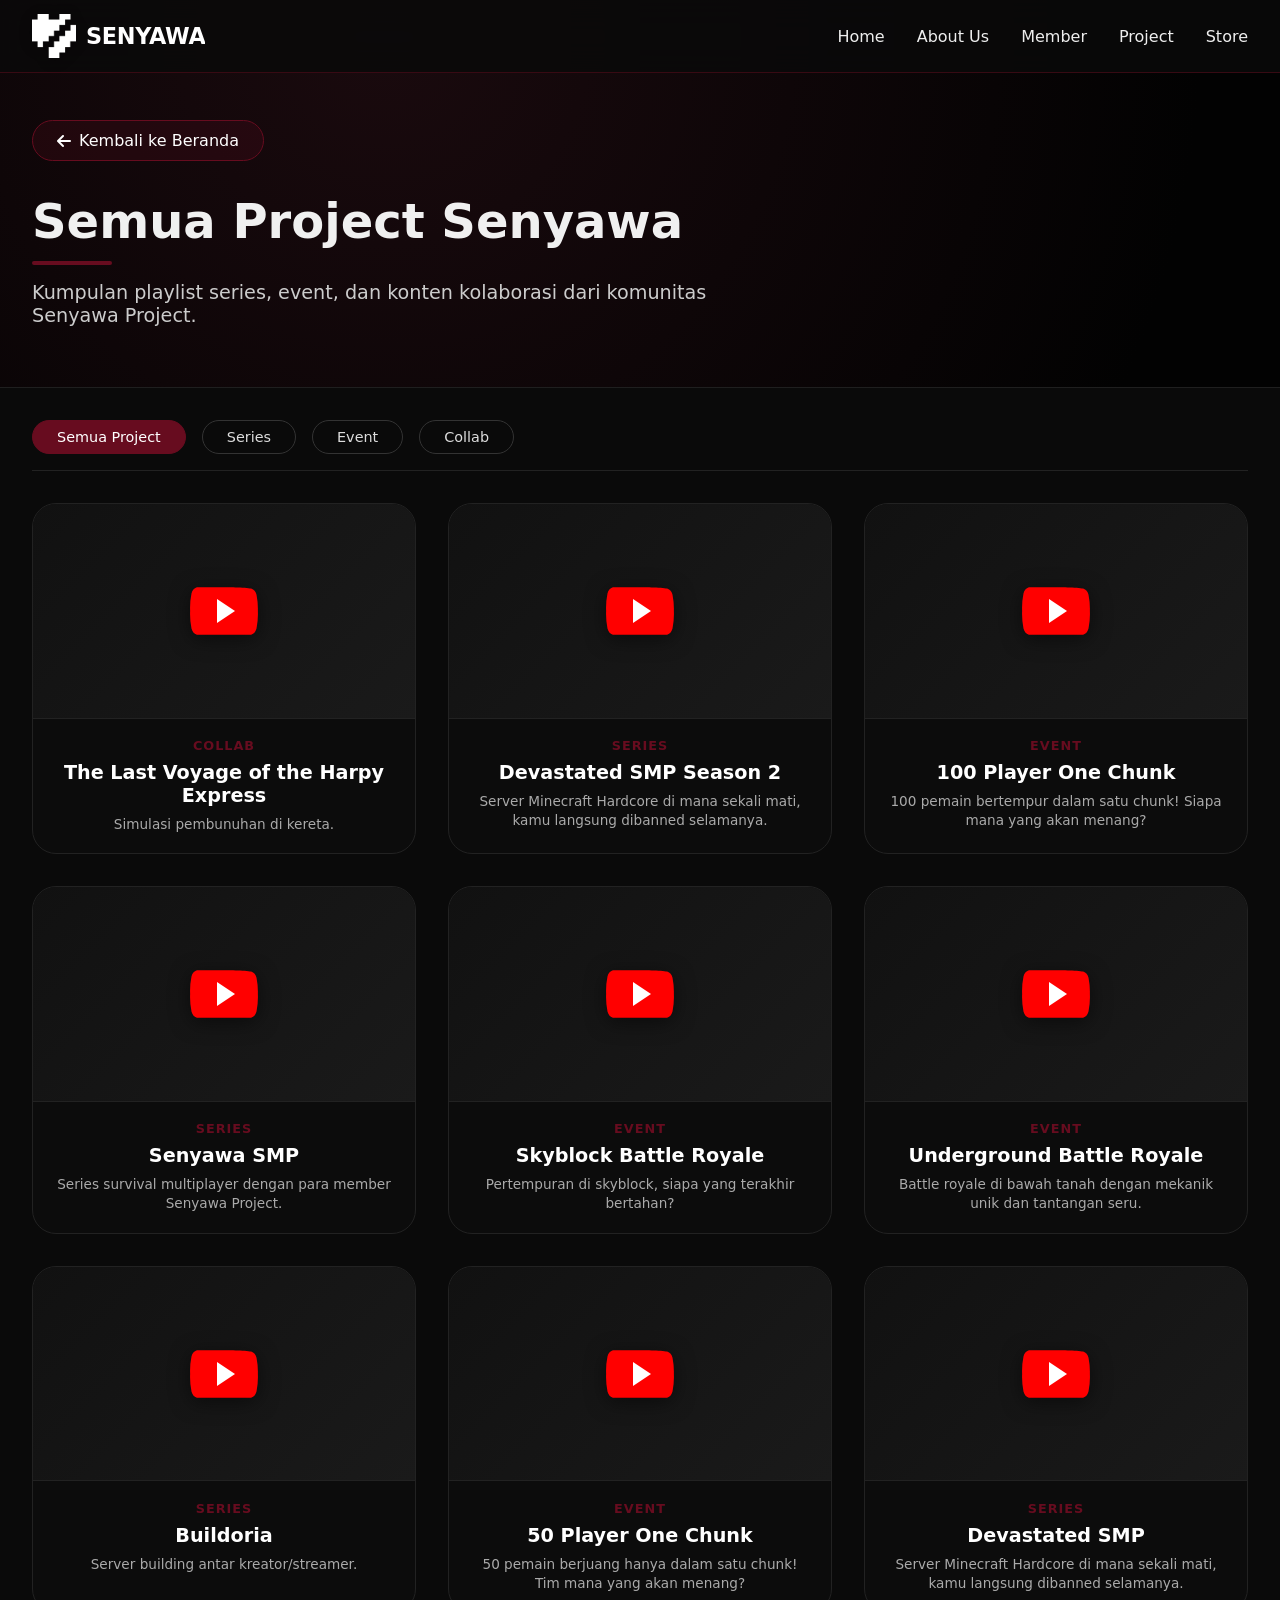
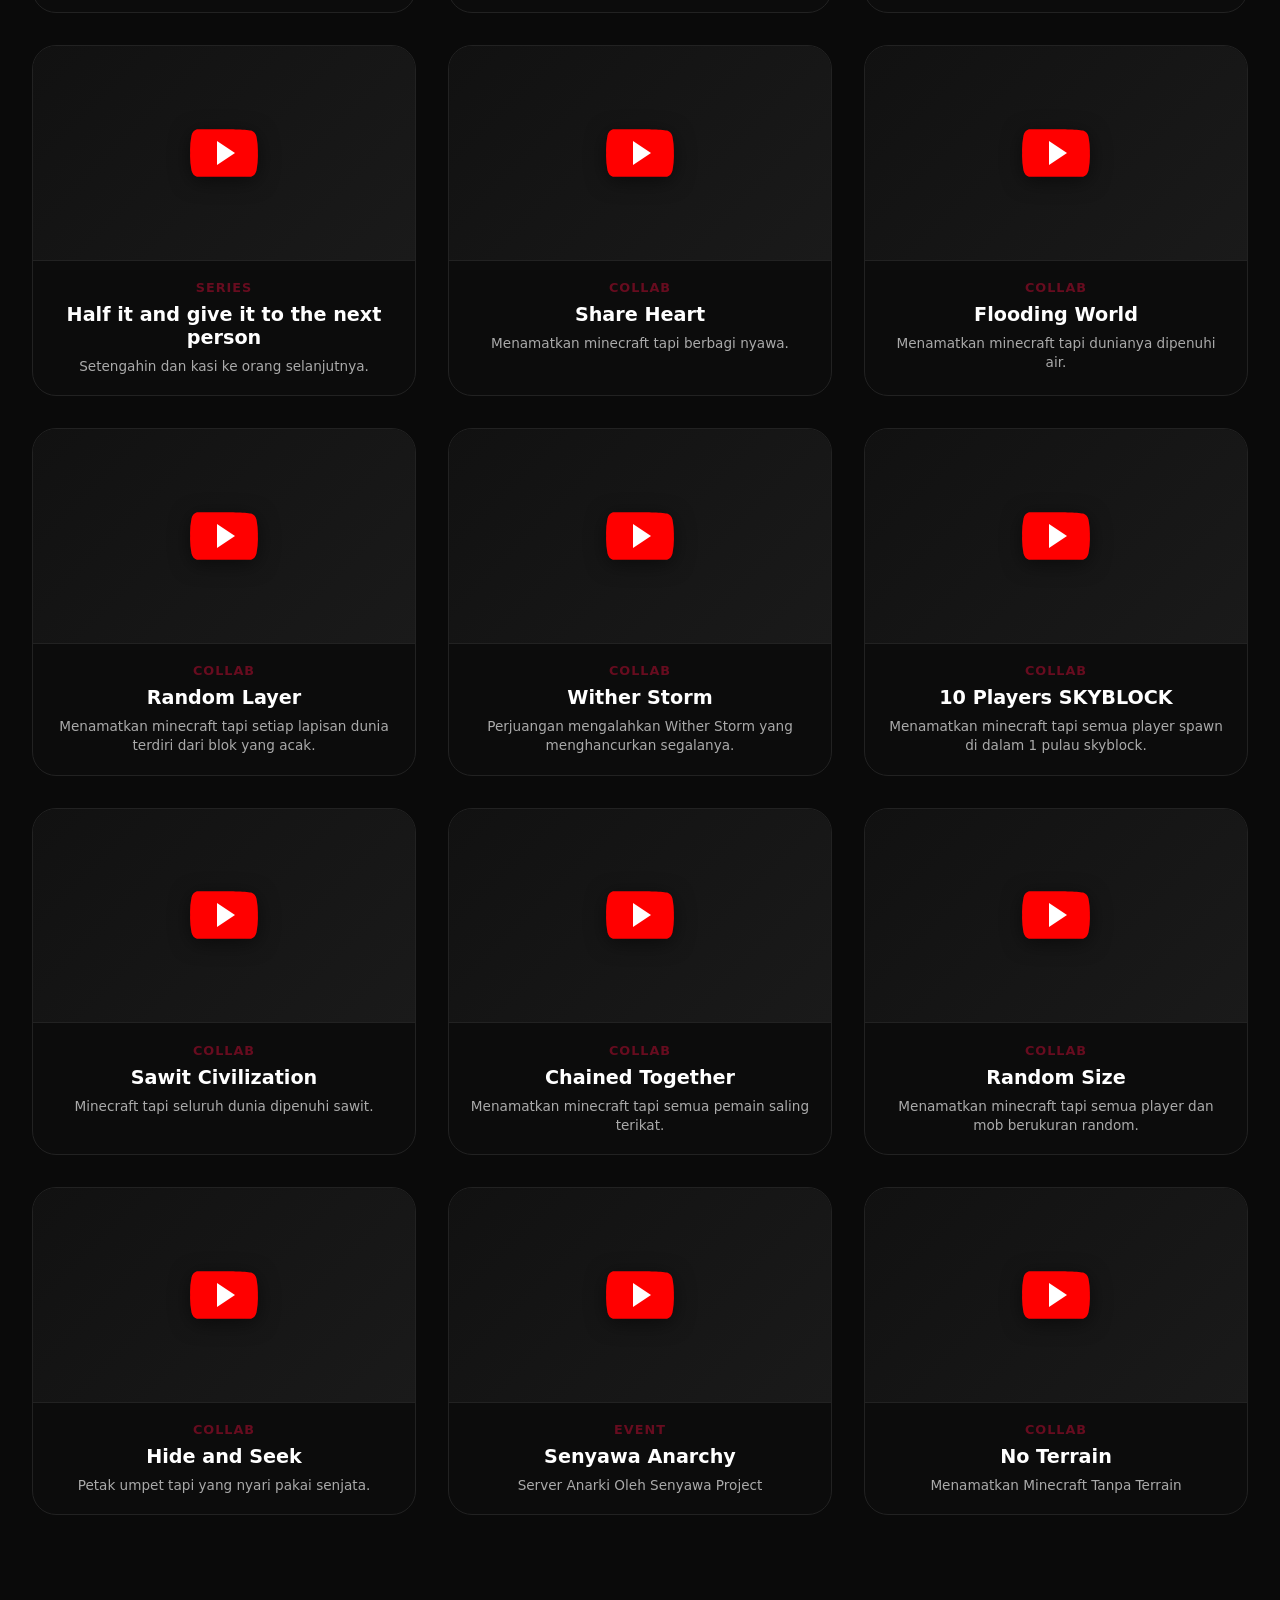
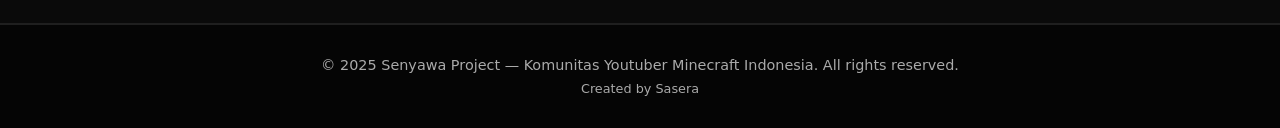
<file: project.html>
<!DOCTYPE html>
<html lang="id">

<head>
    <meta charset="UTF-8">
    <meta name="viewport" content="width=device-width, initial-scale=1.0, viewport-fit=cover">
    <title>All Projects - Senyawa Project</title>
    <!-- Font Awesome 6 (free) -->
    <link rel="stylesheet" href="style.css">
    <link rel="stylesheet" href="https://cdnjs.cloudflare.com/ajax/libs/font-awesome/6.0.0-beta3/css/all.min.css">
    <style>
        /* Gaya khusus untuk halaman ini */
        * {
            margin: 0;
            padding: 0;
            box-sizing: border-box;
        }

        body {
            background-color: #0a0a0a;
            font-family: 'Poppins', 'Segoe UI', system-ui, -apple-system, 'Inter', sans-serif;
            color: #f0f0f0;
        }

        /* header halaman */
        .page-header {
            padding-top: 120px;
            padding-bottom: 60px;
            background: radial-gradient(circle at 30% 10%, #1a0a0e, #020202 85%);
            border-bottom: 1px solid #1f1f1f;
        }

        .page-header h1 {
            font-size: 3rem;
            font-weight: 700;
            margin-bottom: 1rem;
        }

        .page-header h1:after {
            content: '';
            display: block;
            width: 80px;
            height: 4px;
            background: var(--senyawa);
            margin-top: 12px;
            border-radius: 4px;
        }

        .page-header p {
            font-size: 1.2rem;
            color: #ccc;
            max-width: 700px;
        }

        /* filter tabs */
        .filter-tabs {
            display: flex;
            flex-wrap: wrap;
            gap: 1rem;
            margin: 2rem 0 2rem 0;
            padding-bottom: 1rem;
            border-bottom: 1px solid #222;
        }

        .filter-btn {
            background: transparent;
            border: 1px solid #333;
            color: #ddd;
            padding: 8px 24px;
            border-radius: 40px;
            font-size: 0.9rem;
            font-weight: 500;
            cursor: pointer;
            transition: all 0.2s;
            font-family: inherit;
        }

        .filter-btn:hover {
            border-color: var(--senyawa);
            color: #fff;
        }

        .filter-btn.active {
            background: var(--senyawa);
            border-color: var(--senyawa);
            color: white;
        }

        /* projects grid */
        .projects-grid {
            display: grid;
            grid-template-columns: repeat(auto-fill, minmax(360px, 1fr));
            gap: 2rem;
            margin: 2rem 0 3rem;
        }

        .project-card {
            background: #0c0c0c;
            border-radius: 24px;
            overflow: hidden;
            transition: all 0.3s ease;
            border: 1px solid #222;
            animation: fadeInUp 0.5s ease;
        }

        .project-card:hover {
            transform: translateY(-8px);
            border-color: var(--senyawa);
            box-shadow: 0 20px 30px -12px rgba(0, 0, 0, 0.5);
        }

        .project-card .yt-lazy-facade {
            border: none;
            border-radius: 0;
            border-bottom: 1px solid #222;
        }

        .project-info {
            padding: 1.2rem;
        }

        .project-title {
            font-size: 1.2rem;
            font-weight: 700;
            margin-bottom: 0.5rem;
            color: #fff;
        }

        .project-category {
            font-size: 0.8rem;
            color: var(--senyawa);
            text-transform: uppercase;
            letter-spacing: 1px;
            font-weight: 600;
            margin-bottom: 0.5rem;
        }

        .project-desc {
            font-size: 0.85rem;
            color: #aaa;
            line-height: 1.4;
        }

        /* back button */
        .back-button {
            display: inline-flex;
            align-items: center;
            gap: 8px;
            background: rgba(103, 12, 31, 0.2);
            border: 1px solid var(--senyawa);
            color: white;
            padding: 10px 24px;
            border-radius: 40px;
            text-decoration: none;
            font-weight: 500;
            margin-bottom: 2rem;
            transition: 0.2s;
        }

        .back-button:hover {
            background: var(--senyawa);
            transform: translateX(-5px);
        }

        /* responsive */
        @media (max-width: 880px) {
            .container {
                padding: 0 24px;
            }

            .page-header h1 {
                font-size: 2.2rem;
            }

            .projects-grid {
                grid-template-columns: 1fr;
                gap: 1.5rem;
            }
        }
    </style>
</head>

<body>

    <!-- EFEK LOADING HALAMAN -->
    <div id="page-loader" class="page-loader">
        <div class="loader-content">
            <img src="assets/Logo Senyawa no BG.png" alt="Loading..."
                onerror="this.src='https://placehold.co/100x60?text=S'">
            <div class="loader-spinner"></div>
        </div>
    </div>

    <nav>
        <div class="nav-container">
            <div class="nav-logo-img">
                <img src="assets/Logo Senyawa no BG.png" alt="Senyawa Icon"
                    onerror="this.src='https://placehold.co/100x60?text=S'">
                <span class="logo-text">SENYAWA</span>
            </div>
            <div class="menu-toggle" id="menuToggle">
                <svg width="30" height="24" viewBox="0 0 30 24" fill="none" stroke="white" stroke-width="3" stroke-linecap="round" stroke-linejoin="round">
                    <path class="top" d="M4 6H26"/>
                    <path class="middle" d="M4 12H26"/>
                    <path class="bottom" d="M4 18H26"/>
                </svg>
            </div>
            <ul class="nav-links" id="navLinks">
                <li><a href="index.html">Home</a></li>
                <li><a href="index.html#about">About Us</a></li>
                <li><a href="index.html#members">Member</a></li>
                <li><a href="index.html#projects">Project</a></li>
                <li><a href="store.html">Store</a></li>
                <!-- <li><a href="fanart.html" id="storeNavLink">fanart</a></li> -->
            </ul>
        </div>
    </nav>

    <!-- Header Halaman -->
    <div class="page-header">
        <div class="container">
            <a href="index.html" class="back-button">
                <i class="fas fa-arrow-left"></i>
                <span>Kembali ke Beranda</span>
            </a>
            <h1>Semua Project Senyawa</h1>
            <p>Kumpulan playlist series, event, dan konten kolaborasi dari komunitas Senyawa Project.</p>
        </div>
    </div>

    <section style="padding: 0 0 60px 0;">
        <div class="container">
            <!-- Filter tabs -->
            <div class="filter-tabs" id="filterTabs">
                <button class="filter-btn active" data-category="all">Semua Project</button>
                <button class="filter-btn" data-category="series">Series</button>
                <button class="filter-btn" data-category="event">Event</button>
                <button class="filter-btn" data-category="collab">Collab</button>
            </div>

            <!-- Projects grid -->
            <div class="projects-grid" id="projectsGrid">
                <!-- Project cards akan di-generate oleh JavaScript -->
            </div>
        </div>
    </section>

    <footer>
        <p>© 2025 Senyawa Project — Komunitas Youtuber Minecraft Indonesia. All rights reserved.</p>
        <p style="margin-top: 8px; font-size: 0.8rem;">Created by Sasera</p>
    </footer>

    <script>
        // ==========================================
        // DATA PROJECTS - SILAHKAN EDIT DI SINI
        // ==========================================
        // Tambahkan atau hapus project sesuai kebutuhan
        // Format:
        // {
        //     id: 1,
        //     title: "Nama Project",
        //     playlistId: "ID_PLAYLIST_YOUTUBE",
        //     category: "series / event / collab",
        //     description: "Deskripsi singkat tentang project ini",
        //     thumb: "https://i.ytimg.com/vi_webp/ID_VIDEO_PERTAMA/maxresdefault.webp"
        // }

        const projectsData = [
            {
                id: 17,
                title: "The Last Voyage of the Harpy Express",
                playlistId: "PLXxoI8twiEB_W-P4JFHCWihuOnKsX43az",
                category: "collab",
                description: "Simulasi pembunuhan di kereta."
            },
            {
                id: 18,
                title: "Devastated SMP Season 2",
                playlistId: "PLXxoI8twiEB-mRvoEUvNTGJLgeoDEfq-T",
                category: "series",
                description: "Server Minecraft Hardcore di mana sekali mati, kamu langsung dibanned selamanya."
            },
            {
                id: 19,
                title: "100 Player One Chunk",
                playlistId: "PLXxoI8twiEB9wtDM93QVqgIO5KqHwevhN",
                category: "event",
                description: "100 pemain bertempur dalam satu chunk! Siapa mana yang akan menang?"
            },
            {
                id: 1,
                title: "Senyawa SMP",
                playlistId: "PLXxoI8twiEB_nKrlz3M887MSVNNDlBUkV",
                category: "series",
                description: "Series survival multiplayer dengan para member Senyawa Project."
            },
            {
                id: 2,
                title: "Skyblock Battle Royale",
                playlistId: "PLXxoI8twiEB_Z0uAUZwHE6I6JMQq8xCsg",
                category: "event",
                description: "Pertempuran di skyblock, siapa yang terakhir bertahan?"
            },
            {
                id: 3,
                title: "Underground Battle Royale",
                playlistId: "PLXxoI8twiEB-wtzUfTzO89ADA_GOZ0LFn",
                category: "event",
                description: "Battle royale di bawah tanah dengan mekanik unik dan tantangan seru."
            },
            {
                id: 4,
                title: "Buildoria",
                playlistId: "PLXxoI8twiEB99rCkw1ON6CHrwgU337EBB",
                category: "series",
                description: "Server building antar kreator/streamer."
            },
            {
                id: 5,
                title: "50 Player One Chunk",
                playlistId: "PLXxoI8twiEB-cocyijLJ3a0bUk1Zhr8EP",
                category: "event",
                description: "50 pemain berjuang hanya dalam satu chunk! Tim mana yang akan menang?"
            },
            // ==========================================
            // TAMBAHKAN PROJECT BARU DI BAWAH SINI
            // Contoh:
            // {
            //     id: 6,
            //     title: "Nama Project Baru",
            //     playlistId: "ID_PLAYLIST_YOUTUBE",
            //     category: "collab",
            //     description: "Deskripsi project baru ini..."
            // },
            // ==========================================
            {
                id: 6,
                title: "Devastated SMP",
                playlistId: "PLXxoI8twiEB_RPTi2pKkCNbND2WkK8bmp",
                category: "series",
                description: "Server Minecraft Hardcore di mana sekali mati, kamu langsung dibanned selamanya."
            },
            {
                id: 7,
                title: "Half it and give it to the next person",
                playlistId: "PLXxoI8twiEB_QR9yQiALtcmopsSIf9myk",
                category: "series",
                description: "Setengahin dan kasi ke orang selanjutnya."
            },
            {
                id: 8,
                title: "Share Heart",
                playlistId: "PLXxoI8twiEB9Lkxlay07uroGvuJISUtE3",
                category: "collab",
                description: "Menamatkan minecraft tapi berbagi nyawa."
            },
            {
                id: 9,
                title: "Flooding World",
                playlistId: "PLXxoI8twiEB_PWjq8E2TEW77W8isP1oIt",
                category: "collab",
                description: "Menamatkan minecraft tapi dunianya dipenuhi air."
            },
            {
                id: 10,
                title: "Random Layer    ",
                playlistId: "PLXxoI8twiEB_idzSmRT-BXTBsJCAJxe9l",
                category: "collab",
                description: "Menamatkan minecraft tapi setiap lapisan dunia terdiri dari blok yang acak."
            },
            {
                id: 11,
                title: "Wither Storm",
                playlistId: "PLXxoI8twiEB91lwwpWnMBPpxqg4_8wIQF",
                category: "collab",
                description: "Perjuangan mengalahkan Wither Storm yang menghancurkan segalanya."
            },
            {
                id: 12,
                title: "10 Players SKYBLOCK",
                playlistId: "PLXxoI8twiEB8jp3JZgFFBRnw3iO1erqOW",
                category: "collab",
                description: "Menamatkan minecraft tapi semua player spawn di dalam 1 pulau skyblock."
            },
            {
                id: 13,
                title: "Sawit Civilization",
                playlistId: "PLXxoI8twiEB_oT2HPvql8u5rf5Rles5GW",
                category: "collab",
                description: "Minecraft tapi seluruh dunia dipenuhi sawit."
            },
            {
                id: 14,
                title: "Chained Together",
                playlistId: "PLXxoI8twiEB9k12j1xck0mI0FSAmVtPpg",
                category: "collab",
                description: "Menamatkan minecraft tapi semua pemain saling terikat."
            },
            {
                id: 15,
                title: "Random Size",
                playlistId: "PLXxoI8twiEB-6jzMn40j2TAvuHcZUfabM",
                category: "collab",
                description: "Menamatkan minecraft tapi semua player dan mob berukuran random."
            },
            {
                id: 16,
                title: "Hide and Seek",
                playlistId: "PLXxoI8twiEB-Tp0w_iVJ3fJsg_81zyKgM",
                category: "collab",
                description: "Petak umpet tapi yang nyari pakai senjata."
            },
            {
                id: 20,
                title: "Senyawa Anarchy",
                playlistId: "PLXxoI8twiEB8FVFvQNwOxpfgquHYKWxi3",
                category: "event",
                description: "Server Anarki Oleh Senyawa Project"
            },
            {
                id: 21,
                title: "No Terrain",
                playlistId: "PLXxoI8twiEB9u6Jxlh2a2F39ICFlYTDty",
                category: "collab",
                description: "Menamatkan Minecraft Tanpa Terrain"
            },
            

        ];

        function renderProjects(category = "all") {
            const container = document.getElementById("projectsGrid");
            if (!container) return;

            let filteredProjects = projectsData;
            if (category !== "all") {
                filteredProjects = projectsData.filter(project => project.category === category);
            }

            if (filteredProjects.length === 0) {
                container.innerHTML = `
            <div style="grid-column: 1/-1; text-align: center; padding: 60px 20px; background: #111; border-radius: 24px;">
                <i class="fas fa-folder-open" style="font-size: 3rem; color: #670C1F; margin-bottom: 1rem; display: block;"></i>
                <h3>Belum ada project di kategori ini</h3>
                <p style="color: #aaa; margin-top: 0.5rem;">Project lainnya akan segera hadir!</p>
            </div>
        `;
                return;
            }

            container.innerHTML = "";
            filteredProjects.forEach(project => {
                const categoryName = getCategoryName(project.category);

                const thumbUrl = project.thumb || '';

                const card = document.createElement("div");
                card.className = "project-card";
                card.innerHTML = `
            <div class="yt-lazy-facade" data-playlist="${project.playlistId}" data-thumb="${thumbUrl}">
                <div class="yt-play-btn">
                    <svg viewBox="0 0 68 48">
                        <path class="yt-play-bg" d="M66.52,7.74c-0.78-2.93-2.49-5.41-5.42-6.19C55.79,.13,34,.13,34,.13s-21.79,0-27.1,.142C3.97,1.05,2.26,3.53,1.48,6.46A72.8,72.8,0,0,0,.13,24a72.8,72.8,0,0,0,1.35,17.54c0.78,2.93,2.49,5.41,5.42,6.19C12.21,47.87,34,47.87,34,47.87s21.79,0,27.1-.142c2.93-.78,4.64-3.26,5.42-6.19A72.8,72.8,0,0,0,67.87,24a72.8,72.8,0,0,0-1.35-16.26Z" fill="#ff0000"/>
                        <path d="M27,36l18-12-18-12v24Z" fill="#ffffff"/>
                    </svg>
                </div>
            </div>
            <div class="project-info">
                <div class="project-category">${categoryName}</div>
                <div class="project-title">${project.title}</div>
                <div class="project-desc">${project.description}</div>
            </div>
        `;
                container.appendChild(card);
            });

            setupYoutubeFacades();
        }

        // Script Click-to-Play Facade (Tidak perlu diubah, sudah sangat bagus!)
        function setupYoutubeFacades() {
            const ytFacades = document.querySelectorAll(".yt-lazy-facade");
            // Gunakan async untuk menunggu hasil fetch dari oEmbed
            ytFacades.forEach(async (facade) => {
                let thumbUrl = facade.getAttribute("data-thumb");
                const playlistId = facade.getAttribute("data-playlist");

                // Otomatis tarik gambar dari oEmbed jika url masih kosong/menggunakan placeholder
                if (!thumbUrl || thumbUrl.includes("ID_VIDEO_PERTAMA")) {
                    try {
                        const playlistUrl = `https://www.youtube.com/playlist?list=${playlistId}`;
                        // Mengambil URL fetch dari konstanta VIDEO_OEMBED_ENDPOINTS
                        const endpoint = VIDEO_OEMBED_ENDPOINTS.youtube(playlistUrl);
                        const res = await fetch(endpoint);
                        const data = await res.json();
                        if (data && data.thumbnail_url) {
                            thumbUrl = data.thumbnail_url;
                        }
                    } catch (e) {
                        console.error("Gagal mengambil thumbnail otomatis", e);
                    }
                }

                // Pengecekan thumbUrl dipertajam agar tidak pasang URL kosong/invalid
                if (thumbUrl && thumbUrl.trim() !== "" && !thumbUrl.includes("ID_VIDEO_PERTAMA")) {
                    facade.style.backgroundImage = `url('${thumbUrl}')`;
                } else {
                    // Fallback elegan jika gambar gagal/tidak disediakan
                    facade.style.background = "linear-gradient(135deg, #111, #1a1a1a)";
                }

                facade.addEventListener("click", () => {
                    // Ganti isi facade dengan animasi loading (spinner)
                    facade.innerHTML = '<div class="loader-spinner" style="position: absolute; top: 50%; left: 50%; margin-top: -18px; margin-left: -18px; z-index: 1;"></div>';

                    // Coba ekstrak Video ID dari URL thumbnail yang didapat oEmbed
                    let videoId = "";
                    if (thumbUrl && thumbUrl.includes("/vi/")) {
                        videoId = thumbUrl.split("/vi/")[1].split("/")[0];
                    }

                    const iframe = document.createElement("iframe");
                    if (videoId) {
                        iframe.setAttribute("src", `https://www.youtube.com/embed/${videoId}?feature=oembed&autoplay=1`);
                    } else {
                        iframe.setAttribute("src", `https://www.youtube.com/embed/videoseries?list=${playlistId}&autoplay=1&rel=0`);
                    }
                    iframe.setAttribute("frameborder", "0");
                    iframe.setAttribute("allow", "accelerometer; autoplay; clipboard-write; encrypted-media; gyroscope; picture-in-picture");
                    iframe.setAttribute("allowfullscreen", "true");

                    // Sembunyikan iframe sementara sampai selesai loading
                    iframe.style.opacity = "0";
                    iframe.style.transition = "opacity 0.4s ease";

                    iframe.onload = () => {
                        iframe.style.opacity = "1"; // Munculkan iframe perlahan
                        const spinner = facade.querySelector('.loader-spinner');
                        if (spinner) spinner.remove(); // Hapus spinner
                    };

                    facade.appendChild(iframe);
                    facade.style.cursor = "default";
                }, { once: true });
            });
        }

        function getCategoryName(category) {
            const categories = {
                "series": "SERIES",
                "event": "EVENT",
                "collab": "COLLAB"
            };
            return categories[category] || "📺 PROJECT";
        }

        // Setup filter tabs
        function setupFilters() {
            const filterBtns = document.querySelectorAll(".filter-btn");
            filterBtns.forEach(btn => {
                btn.addEventListener("click", () => {
                    // Update active class
                    filterBtns.forEach(b => b.classList.remove("active"));
                    btn.classList.add("active");

                    // Filter projects
                    const category = btn.getAttribute("data-category");
                    renderProjects(category);

                    // Scroll sedikit ke atas setelah filter
                    setTimeout(() => {
                        const projectsSection = document.querySelector(".projects-grid");
                        if (projectsSection) {
                            projectsSection.scrollIntoView({ behavior: "smooth", block: "start" });
                        }
                    }, 100);
                });
            });
        }

        // Mobile navigation toggle
        function setupMobileNav() {
            const menuToggle = document.getElementById("menuToggle");
            const navLinks = document.getElementById("navLinks");

            if (menuToggle) {
                menuToggle.addEventListener("click", () => {
                    navLinks.classList.toggle("active");
                    menuToggle.classList.toggle("active");
                });
            }

            // Tutup nav saat link diklik
            document.querySelectorAll(".nav-links a").forEach(link => {
                link.addEventListener("click", () => {
                    navLinks.classList.remove("active");
                    if (menuToggle) menuToggle.classList.remove("active");
                });
            });
        }

        // Logo fallback
        function handleLogoFallback() {
            const smallLogo = document.querySelector(".nav-logo-img img");
            if (smallLogo) {
                smallLogo.onerror = () => {
                    smallLogo.src = "https://placehold.co/100x60/670C1F/white?text=SNY";
                };
            }
        }

        // Hitung total projects untuk ditampilkan di header
        function updateProjectCount() {
            const totalProjects = projectsData.length;
            const headerP = document.querySelector(".page-header p");
            if (headerP && totalProjects > 0) {
                // Optional: tambahkan jumlah project di deskripsi
                // headerP.innerHTML = `Kumpulan playlist series, event, dan konten kolaborasi dari komunitas Senyawa Project. (${totalProjects} project)`;
            }
        }

        // Init
        document.addEventListener("DOMContentLoaded", () => {
            renderProjects("all");
            setupFilters();
            setupMobileNav();
            handleLogoFallback();
            updateProjectCount();
            console.log("Project page loaded with", projectsData.length, "projects");
        });

        // Menghilangkan efek loading ketika SEMUA data (gambar, iframe) selesai dimuat
        window.addEventListener('load', () => {
            const loader = document.getElementById('page-loader');
            if (loader) {
                loader.classList.add('hidden');
                setTimeout(() => loader.remove(), 800);
            }
        });

        // ==========================================
        // SCRIPT VIDEO THUMBNAIL PREVIEW 
        // ==========================================
        const VIDEO_OEMBED_ENDPOINTS = {
            youtube: (url) => `https://www.youtube.com/oembed?url=${encodeURIComponent(url)}&format=json`,
            vimeo: (url) => `https://vimeo.com/api/oembed.json?url=${encodeURIComponent(url)}`,
            wistia: (url) => `https://fast.wistia.com/oembed?url=${encodeURIComponent(url)}&format=json`
        };

        class VideoThumbnailPreview {
            constructor(container) {
                this.container = container;
                this.input = container.querySelector('.video-input');
                this.thumbnailOutput = container.querySelector('.video-thumbnail-output');
                this.dataOutput = container.querySelector('.video-data-output');
                this.urlOutput = container.querySelector('.video-url-output');

                this.dataTitleOutput = container.querySelector('.video-data-title-output');
                this.dataHtmlOutput = container.querySelector('.video-data-html-output');
                this.dataHtmlRawOutput = container.querySelector('.video-data-html-raw-output');

                // Bind event listeners
                this.input.addEventListener('input', () => this.fetchThumbnail());

                // Initial fetch if there's a value
                this.fetchThumbnail();
            }

            async fetchThumbnail() {
                const url = this.input.value;
                if (!url) {
                    this.clearOutput();
                    return;
                }

                const videoProvider = this.detectVideoProvider(url);
                if (!videoProvider) {
                    this.clearOutput();
                    return;
                }

                try {
                    const data = await this.fetchOembedData(url, videoProvider);
                    if (data) {
                        this.thumbnailOutput.innerHTML = `
                            <figure>
                                <img src="${data.thumbnail_url}" alt="${data.title}">
                                <figcaption>${data.thumbnail_url}</figcaption>
                            </figure>`;
                        this.dataOutput.textContent = JSON.stringify(data, null, 2);
                        this.urlOutput.textContent = VIDEO_OEMBED_ENDPOINTSvideoProvider;

                        this.dataTitleOutput.textContent = data.title;
                        this.dataHtmlOutput.innerHTML = data.html;
                        this.dataHtmlRawOutput.textContent = data.html.replace(/\\"/g, '"');
                    } else {
                        this.clearOutput();
                    }
                } catch (error) {
                    console.error('Error fetching thumbnail:', error);
                    this.clearOutput();
                }
            }

            clearOutput() {
                this.thumbnailOutput.innerHTML = '';
                this.dataOutput.innerHTML = '';
                this.urlOutput.textContent = '';
                this.dataTitleOutput.textContent = '';
                this.dataHtmlOutput.innerHTML = '';
                this.dataHtmlRawOutput.textContent = '';
            }

            detectVideoProvider(url) {
                if (url.match(/youtu/)) return 'youtube';
                if (url.match(/vimeo/)) return 'vimeo';
                if (url.match(/wistia/)) return 'wistia';
                return null;
            }

            async fetchOembedData(url, provider) {
                const endpointGenerator = VIDEO_OEMBED_ENDPOINTS[provider];
                if (!endpointGenerator) return null;

                const endpoint = endpointGenerator(url);
                const response = await fetch(endpoint);
                if (!response.ok) return null;

                const data = await response.json();
                return data;
            }
        }

        document.addEventListener('DOMContentLoaded', () => {
            const container = document.getElementById('video-preview-container');
            // Cek apakah elemen ada di halaman agar tidak terjadi error "null is not an object"
            if (container) {
                window.videoPreview = new VideoThumbnailPreview(container);
            }
        });
    </script>
</body>

</html>
</file>
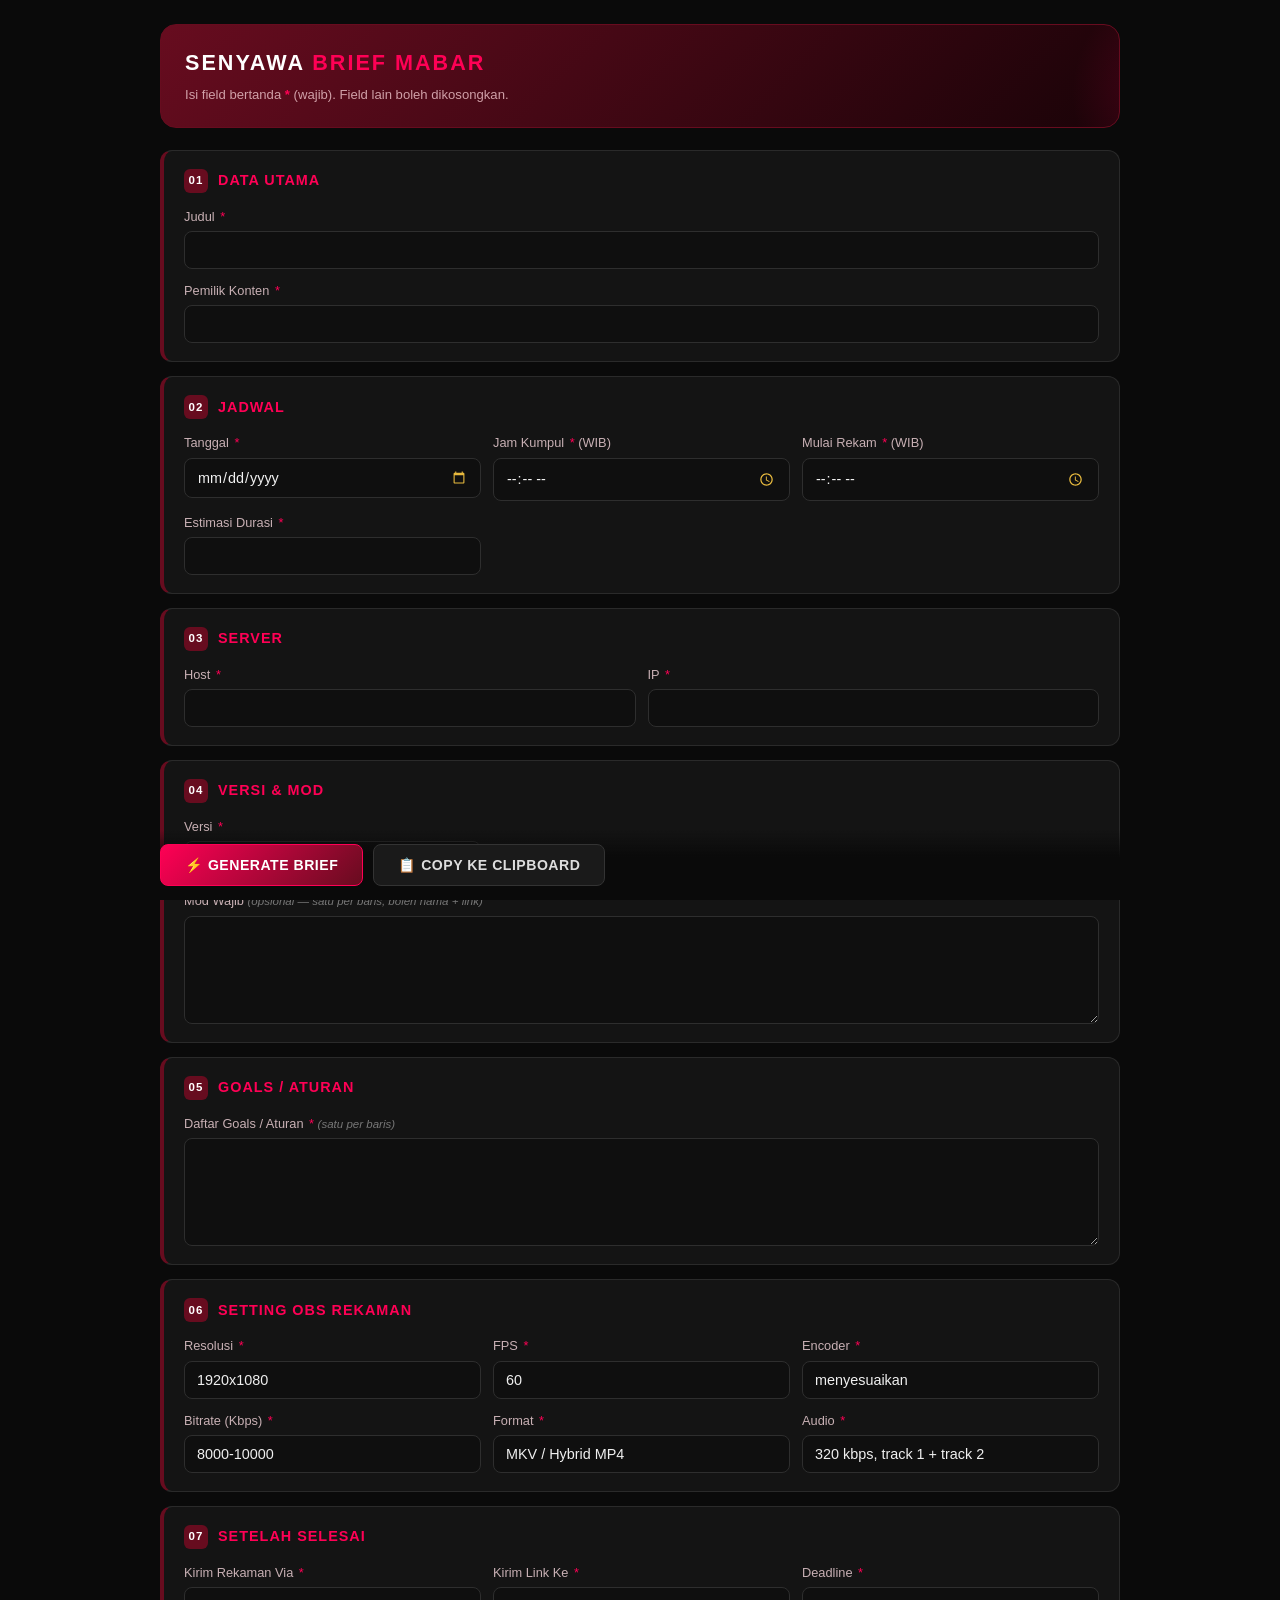
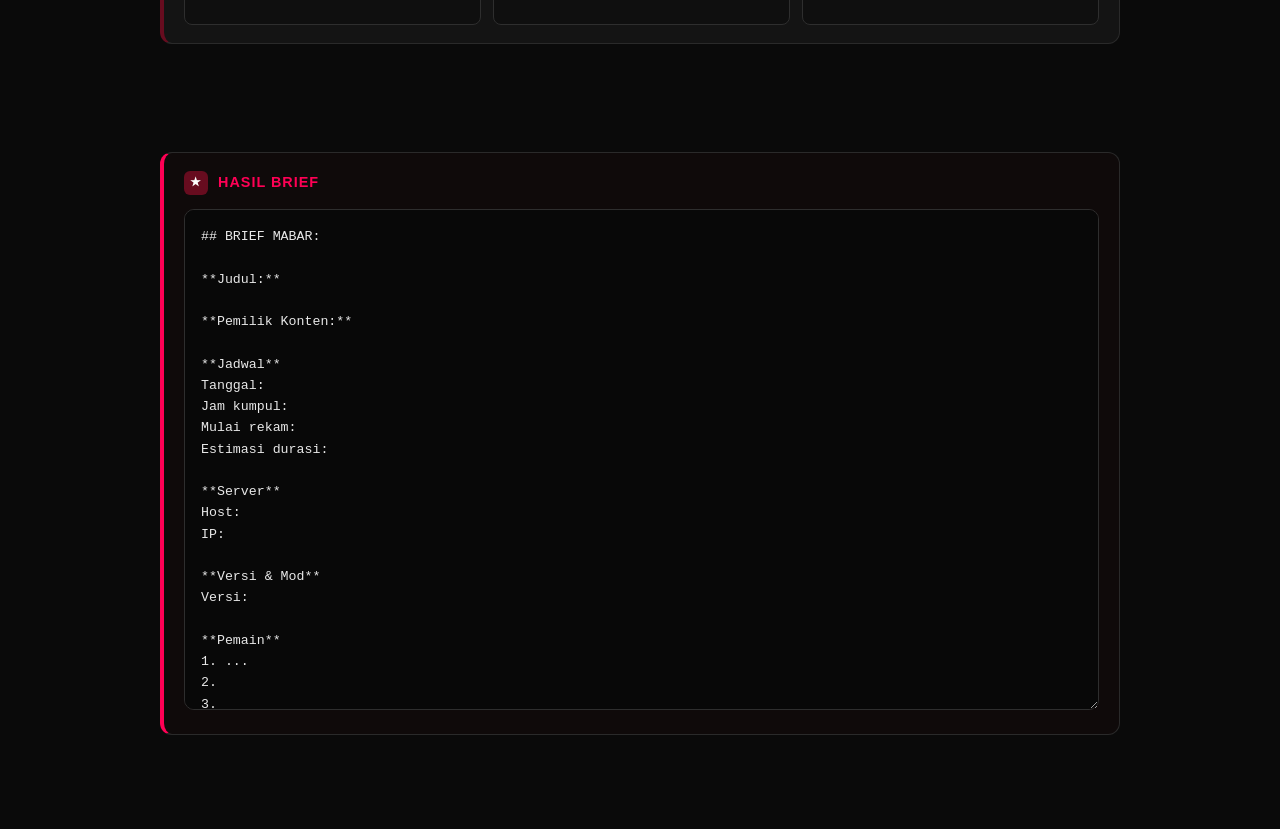
<file: Senyawa Brief Konten.html>
<!DOCTYPE html>
<html lang="id">
<head>
<meta charset="UTF-8">
<meta name="viewport" content="width=device-width, initial-scale=1.0">
<title>Brief Mabar · Senyawa Project</title>
<style>
  * { box-sizing: border-box; margin: 0; padding: 0; }

  body {
    font-family: 'Segoe UI', Tahoma, sans-serif;
    background: #0a0a0a;
    color: #e8e8e8;
    font-size: 14px;
    line-height: 1.5;
    padding: 24px 16px 80px;
    min-height: 100vh;
  }

  .wrap { max-width: 960px; margin: 0 auto; }

  /* HEADER */
  .header {
    padding: 22px 24px;
    background: linear-gradient(135deg, #670C1F 0%, #1a0308 100%);
    border-radius: 16px;
    border: 1px solid #670C1F;
    margin-bottom: 22px;
    position: relative;
    overflow: hidden;
  }

  .header::before {
    content: '';
    position: absolute;
    top: -50%; right: -20%;
    width: 240px; height: 240px;
    background: radial-gradient(circle, rgba(255,0,85,0.25), transparent 70%);
    border-radius: 50%;
  }

  .header-inner { position: relative; z-index: 1; }

  h1 {
    color: #fff;
    font-size: 1.35rem;
    letter-spacing: 2px;
    text-transform: uppercase;
    font-weight: 800;
  }

  h1 span { color: #ff0055; }

  .note {
    color: #d0a0a8;
    font-size: 0.82rem;
    margin-top: 6px;
  }

  .note .req { color: #ff0055; font-weight: 700; }

  /* CARD */
  .card {
    background: #141414;
    border: 1px solid #2a2a2a;
    border-left: 4px solid #670C1F;
    border-radius: 12px;
    padding: 18px 20px;
    margin-bottom: 14px;
    transition: 0.2s;
  }

  .card:hover {
    border-left-color: #ff0055;
    box-shadow: 0 4px 24px rgba(255, 0, 85, 0.08);
  }

  .card h2 {
    color: #ff0055;
    margin-bottom: 14px;
    font-size: 0.9rem;
    letter-spacing: 1px;
    text-transform: uppercase;
    display: flex;
    align-items: center;
    gap: 10px;
  }

  .card h2 .num {
    display: inline-flex;
    align-items: center;
    justify-content: center;
    width: 24px; height: 24px;
    background: #670C1F;
    color: #fff;
    border-radius: 6px;
    font-size: 0.72rem;
    font-weight: 700;
    flex-shrink: 0;
  }

  .card h2 .hint {
    font-weight: 400;
    text-transform: none;
    letter-spacing: normal;
    color: #777;
    font-size: 0.72rem;
    margin-left: auto;
  }

  /* GRID */
  .grid {
    display: grid;
    grid-template-columns: repeat(auto-fit, minmax(220px, 1fr));
    gap: 12px;
  }

  .full { grid-column: 1 / -1; }
  .field { display: flex; flex-direction: column; gap: 5px; }

  label {
    color: #c8b0b4;
    font-size: 0.8rem;
    font-weight: 500;
  }

  label .req { color: #ff0055; margin-left: 2px; }

  label small {
    color: #777;
    font-size: 0.72rem;
    font-style: italic;
    font-weight: 400;
  }

  /* INPUT */
  input[type="text"],
  input[type="date"],
  input[type="time"],
  textarea {
    width: 100%;
    background: #0f0f0f;
    border: 1px solid #2e2e2e;
    border-radius: 8px;
    padding: 10px 12px;
    color: #f0f0f0;
    font-size: 0.9rem;
    font-family: inherit;
    transition: 0.15s;
  }

  input::placeholder, textarea::placeholder { color: transparent; }

  input:focus, textarea:focus {
    outline: none;
    border-color: #ff0055;
    background: #171717;
    box-shadow: 0 0 0 3px rgba(255, 0, 85, 0.15);
  }

  input[type="date"]::-webkit-calendar-picker-indicator,
  input[type="time"]::-webkit-calendar-picker-indicator {
    filter: invert(0.85) sepia(1) saturate(6) hue-rotate(320deg);
    cursor: pointer;
    opacity: 0.9;
  }

  textarea { resize: vertical; min-height: 70px; line-height: 1.5; }

  /* ACTIONS */
  .actions {
    display: flex;
    gap: 10px;
    margin: 22px 0 16px;
    flex-wrap: wrap;
    position: sticky;
    bottom: 0;
    background: linear-gradient(to top, #0a0a0a 60%, transparent);
    padding: 14px 0;
    z-index: 10;
  }

  button {
    background: #670C1F;
    color: #fff;
    border: 1px solid #670C1F;
    border-radius: 8px;
    padding: 12px 24px;
    font-size: 0.88rem;
    font-weight: 700;
    cursor: pointer;
    transition: 0.15s;
    letter-spacing: 0.5px;
    text-transform: uppercase;
  }

  button:hover {
    background: #ff0055;
    border-color: #ff0055;
    transform: translateY(-1px);
    box-shadow: 0 8px 20px rgba(255, 0, 85, 0.25);
  }

  button:active { transform: translateY(0); }

  #generateBtn {
    background: linear-gradient(135deg, #ff0055, #670C1F);
    border-color: #ff0055;
  }
  #generateBtn:hover { background: linear-gradient(135deg, #670C1F, #ff0055); }

  #copyBtn {
    background: #1a1a1a;
    border-color: #333;
    color: #ddd;
  }
  #copyBtn:hover { background: #262626; border-color: #ff0055; color: #fff; }

  /* OUTPUT */
  .card.output {
    border-left-color: #ff0055;
    background: #0f0a0a;
  }

  #hasilBrief {
    width: 100%;
    background: #080808;
    border: 1px solid #2e2e2e;
    border-radius: 10px;
    padding: 16px;
    color: #e8e8e8;
    font-family: 'Consolas', 'Monaco', monospace;
    font-size: 0.83rem;
    line-height: 1.6;
    min-height: 400px;
    resize: vertical;
  }

  #hasilBrief:focus { outline: none; border-color: #ff0055; }

  /* SCROLLBAR */
  ::-webkit-scrollbar { width: 10px; height: 10px; }
  ::-webkit-scrollbar-track { background: #0a0a0a; }
  ::-webkit-scrollbar-thumb {
    background: #670C1F;
    border-radius: 5px;
  }
  ::-webkit-scrollbar-thumb:hover { background: #ff0055; }

  ::selection { background: #670C1F; color: #fff; }
  input::selection, textarea::selection { background: #670C1F; color: #fff; }

  @media (max-width: 600px) {
    body { padding: 16px 10px 70px; }
    .card { padding: 14px; }
    h1 { font-size: 1.05rem; letter-spacing: 1px; }
  }
</style>
</head>
<body>
<div class="wrap">

<div class="header">
  <div class="header-inner">
    <h1>Senyawa <span>Brief Mabar</span></h1>
    <p class="note">Isi field bertanda <span class="req">*</span> (wajib). Field lain boleh dikosongkan.</p>
  </div>
</div>

<!-- 1. DATA UTAMA -->
<div class="card">
  <h2><span class="num">01</span> Data Utama</h2>
  <div class="grid">
    <div class="field full">
      <label>Judul <span class="req">*</span></label>
      <input type="text" id="judul">
    </div>
    <div class="field full">
      <label>Pemilik Konten <span class="req">*</span></label>
      <input type="text" id="pemilik">
    </div>
  </div>
</div>

<!-- 2. JADWAL -->
<div class="card">
  <h2><span class="num">02</span> Jadwal</h2>
  <div class="grid">
    <div class="field"><label>Tanggal <span class="req">*</span></label><input type="date" id="tanggal"></div>
    <div class="field"><label>Jam Kumpul <span class="req">*</span> (WIB)</label><input type="time" id="jamKumpul"></div>
    <div class="field"><label>Mulai Rekam <span class="req">*</span> (WIB)</label><input type="time" id="mulaiRekam"></div>
    <div class="field"><label>Estimasi Durasi <span class="req">*</span></label><input type="text" id="durasi"></div>
  </div>
</div>

<!-- 3. SERVER -->
<div class="card">
  <h2><span class="num">03</span> Server</h2>
  <div class="grid">
    <div class="field"><label>Host <span class="req">*</span></label><input type="text" id="host"></div>
    <div class="field"><label>IP <span class="req">*</span></label><input type="text" id="ip"></div>
  </div>
</div>

<!-- 4. VERSI & MOD -->
<div class="card">
  <h2><span class="num">04</span> Versi &amp; Mod</h2>
  <div class="grid">
    <div class="field"><label>Versi <span class="req">*</span></label><input type="text" id="versi"></div>
    <div class="field full">
      <label>Mod Wajib <small>(opsional — satu per baris, boleh nama + link)</small></label>
      <textarea id="modList" rows="4"></textarea>
    </div>
  </div>
</div>

<!-- 5. GOALS / ATURAN -->
<div class="card">
  <h2><span class="num">05</span> Goals / Aturan</h2>
  <div class="field">
    <label>Daftar Goals / Aturan <span class="req">*</span> <small>(satu per baris)</small></label>
    <textarea id="aturanList" rows="4"></textarea>
  </div>
</div>

<!-- 6. OBS -->
<div class="card">
  <h2><span class="num">06</span> Setting OBS Rekaman</h2>
  <div class="grid">
    <div class="field"><label>Resolusi <span class="req">*</span></label><input type="text" id="resolusi" value="1920x1080"></div>
    <div class="field"><label>FPS <span class="req">*</span></label><input type="text" id="fps" value="60"></div>
    <div class="field"><label>Encoder <span class="req">*</span></label><input type="text" id="encoder" value="menyesuaikan"></div>
    <div class="field"><label>Bitrate (Kbps) <span class="req">*</span></label><input type="text" id="bitrate" value="8000-10000"></div>
    <div class="field"><label>Format <span class="req">*</span></label><input type="text" id="format" value="MKV / Hybrid MP4"></div>
    <div class="field"><label>Audio <span class="req">*</span></label><input type="text" id="audio" value="320 kbps, track 1 + track 2"></div>
  </div>
</div>

<!-- 7. SETELAH SELESAI -->
<div class="card">
  <h2><span class="num">07</span> Setelah Selesai</h2>
  <div class="grid">
    <div class="field"><label>Kirim Rekaman Via <span class="req">*</span></label><input type="text" id="kirimVia"></div>
    <div class="field"><label>Kirim Link Ke <span class="req">*</span></label><input type="text" id="kirimKe"></div>
    <div class="field"><label>Deadline <span class="req">*</span></label><input type="text" id="deadline"></div>
  </div>
</div>

<div class="actions">
  <button type="button" id="generateBtn">⚡ Generate Brief</button>
  <button type="button" id="copyBtn">📋 Copy ke Clipboard</button>
</div>

<div class="card output">
  <h2><span class="num">★</span> Hasil Brief</h2>
  <textarea id="hasilBrief" rows="22" readonly></textarea>
</div>

</div>

<script>
(function () {
  function val(id) {
    var el = document.getElementById(id);
    return el ? el.value.trim() : "";
  }

  function lines(id) {
    return val(id).split("\n").map(function (s) { return s.trim(); }).filter(Boolean);
  }

  var hari = ["Minggu","Senin","Selasa","Rabu","Kamis","Jumat","Sabtu"];
  var bulan = ["Januari","Februari","Maret","April","Mei","Juni",
               "Juli","Agustus","September","Oktober","November","Desember"];

  function formatTanggal(iso) {
    if (!iso) return "";
    var parts = iso.split("-");
    if (parts.length !== 3) return iso;
    var d = new Date(parts[0], parts[1] - 1, parts[2]);
    var dd = String(d.getDate()).padStart(2, "0");
    return hari[d.getDay()] + ", " + dd + " " + bulan[d.getMonth()] + " " + d.getFullYear();
  }

  function formatJam(t) { return t ? t + " WIB" : ""; }

  function formatMod(raw) {
    var urlMatch = raw.match(/(https?:\/\/\S+|www\.\S+)/i);
    if (!urlMatch) return raw;
    var url = urlMatch[1];
    var urlFix = url.startsWith("http") ? url : "https://" + url;
    var nama = raw.replace(urlMatch[1], "")
                  .replace(/[-:|,]+\s*$/, "")
                  .replace(/\s*[-:|,]+\s*$/, "")
                  .trim();
    if (!nama) nama = url;
    return "[" + nama + "](" + urlFix + ")";
  }

  function generate() {
    var out = [];
    var pemilik = val("pemilik");

    out.push("## BRIEF MABAR: " + val("judul"));
    out.push("");
    out.push("**Judul:** " + val("judul"));
    out.push("");
    out.push("**Pemilik Konten:** " + pemilik);
    out.push("");

    out.push("**Jadwal**");
    out.push("Tanggal: " + formatTanggal(val("tanggal")));
    out.push("Jam kumpul: " + formatJam(val("jamKumpul")));
    out.push("Mulai rekam: " + formatJam(val("mulaiRekam")));
    out.push("Estimasi durasi: " + val("durasi"));
    out.push("");

    out.push("**Server**");
    out.push("Host: " + val("host"));
    out.push("IP: " + val("ip"));
    out.push("");

    out.push("**Versi & Mod**");
    out.push("Versi: " + val("versi"));
    out.push("");
    var mods = lines("modList");
    if (mods.length) {
      out.push("Mod wajib:");
      mods.forEach(function (m) { out.push("- " + formatMod(m)); });
      out.push("");
    }

    out.push("**Pemain**");
    out.push("1. " + (pemilik || "..."));
    out.push("2. ");
    out.push("3. ");
    out.push("4. ");
    out.push("");

    out.push("**Yang Rekam**");
    out.push("- ...");
    out.push("");

    var aturan = lines("aturanList");
    out.push("**Goals / Aturan**");
    if (aturan.length) aturan.forEach(function (a) { out.push("- " + a); });
    else out.push("- ...");
    out.push("");

    out.push("**Persiapan Sebelum Main**");
    out.push("- Install semua mod di versi yang sama");
    out.push("- Test mic di Simple Voice Chat");
    out.push("- Cek OBS dan sisa storage");
    out.push("");

    out.push("Setting OBS Rekaman");
    out.push("Resolusi: " + val("resolusi"));
    out.push("FPS: " + val("fps"));
    out.push("Encoder: " + val("encoder"));
    out.push("Bitrate: " + val("bitrate") + " Kbps");
    out.push("Format: " + val("format"));
    out.push("Audio: " + val("audio"));
    out.push("");

    out.push("Setelah Selesai");
    out.push("Kirim rekaman via: " + val("kirimVia"));
    out.push("Kirim link ke: " + val("kirimKe"));
    out.push("Deadline: " + val("deadline"));

    return out.join("\n");
  }

  function update() { document.getElementById("hasilBrief").value = generate(); }

  document.getElementById("generateBtn").addEventListener("click", update);

  document.getElementById("copyBtn").addEventListener("click", function () {
    var ta = document.getElementById("hasilBrief");
    if (!ta.value) update();
    ta.removeAttribute("readonly");
    ta.select();
    document.execCommand("copy");
    ta.setAttribute("readonly", "readonly");
    alert("Brief berhasil dicopy!");
  });

  document.querySelectorAll("input, textarea").forEach(function (el) {
    if (el.id !== "hasilBrief") el.addEventListener("input", update);
  });

  update();
})();
</script>

</body>
</html>
</file>
<file: style.css>
/* RESET DASAR: Menghilangkan jarak (margin & padding) bawaan browser agar tampilan konsisten di semua perangkat */
* {
    margin: 0;
    padding: 0;
    box-sizing: border-box;
}

/* PENGATURAN UMUM HALAMAN: Warna background, jenis font utama, dan warna teks bawaan */
body {
    background-color: #0a0a0a;
    font-family: 'Poppins', 'Segoe UI', system-ui, -apple-system, 'Inter', sans-serif;
    color: #f0f0f0;
    scroll-behavior: smooth;
}

/* IMPORT FONT: Mengambil font Inter dan Poppins dari Google Fonts */
@import url('https://fonts.googleapis.com/css2?family=Inter:opsz,wght@14..32,300;14..32,400;14..32,600;14..32,700;14..32,800&family=Poppins:wght@400;500;600;700;800&display=swap');

/* VARIABEL CSS (:root): Tempat menyimpan kode warna tema agar mudah dipanggil dan diubah (misal: var(--senyawa)) */
:root {
    --senyawa: #670C1F;
    --senyawa-dark: #4a0715;
    --senyawa-glow: rgba(103, 12, 31, 0.4);
    --text-light: #f5f3f0;
    --card-bg: #111111;
    --border-dim: #2a2a2a;
}

/* KUSTOMISASI SCROLLBAR: Mengubah tampilan batang scroll bawaan browser menjadi lebih elegan */
::-webkit-scrollbar {
    width: 8px;
}

::-webkit-scrollbar-track {
    background: #1e1e1e;
}

::-webkit-scrollbar-thumb {
    background: var(--senyawa);
    border-radius: 10px;
}

/* PEMBUNGKUS KONTEN (CONTAINER): Membatasi lebar konten di tengah layar agar tidak terlalu melebar di layar PC/Monitor besar */
.container {
    max-width: 1400px;
    margin: 0 auto;
    padding: 0 32px;
}

/* BAR NAVIGASI ATAS (NAVBAR): Membuat menu menempel di atas (fixed) dengan efek blur kaca (backdrop-filter) */
nav {
    position: fixed;
    top: 0;
    left: 0;
    width: 100%;
    backdrop-filter: blur(16px);
    background: rgba(10, 10, 10, 0.85);
    z-index: 100;
    border-bottom: 1px solid rgba(103, 12, 31, 0.5);
    transition: 0.2s;
}

/* Pembungkus isi navbar (Logo dan Link Menu) */
.nav-container {
    display: flex;
    justify-content: space-between;
    align-items: center;
    padding: 14px 32px;
    max-width: 1400px;
    margin: 0 auto;
}

/* LOGO NAVBAR: Pengaturan gambar dan posisi logo di sebelah kiri menu navigasi */
.nav-logo-img {
    display: flex;
    align-items: center;
    gap: 10px;
}

.nav-logo-img img {
    height: 44px;
    width: auto;
    display: block;
    filter: drop-shadow(0 2px 6px rgba(0, 0, 0, 0.4));
    transition: transform 0.2s;
}

.nav-logo-img img:hover {
    transform: scale(1.02);
}

/* TEKS LOGO: Memberikan pewarnaan gradient (Putih -> Pink -> Merah) dan animasi kilauan (shine) */
.logo-text {
    font-size: 1.4rem;
    font-weight: 700;
    letter-spacing: -0.3px;
    background: linear-gradient(
        to right,
        #fff 20%,
        #e0b0b0 30%,
        #670C1F 70%,
        #fff 80%
    );
    -webkit-background-clip: text;
    background-clip: text;
    -webkit-text-fill-color: transparent;
    color: transparent;
    background-size: 500% auto;
    animation: textShine 5s ease-in-out infinite alternate;
}

@keyframes textShine {
    0% { background-position: 0% 50%; }
    100% { background-position: 100% 50%; }
}

/* LINK NAVIGASI: Daftar menu di sebelah kanan (Home, About Us, Member, dll) */
.nav-links {
    display: flex;
    gap: 2rem;
    list-style: none;
}

.nav-links a {
    color: #eee;
    text-decoration: none;
    font-weight: 500;
    transition: 0.2s;
    font-size: 1rem;
}

.nav-links a:hover {
    color: #e0a0a0;
    border-bottom: 2px solid var(--senyawa);
}

/* TOMBOL MENU MOBILE: Ikon garis tiga (hamburger) yang hanya muncul saat layar berukuran kecil (HP/Tablet) */
.menu-toggle {
    display: none;
    align-items: center;
    justify-content: center;
    cursor: pointer;
    z-index: 999;
    width: 30px;
    height: 30px;
}

.menu-toggle svg {
    width: 100%;
    height: 100%;
}

.menu-toggle path {
    transition: all 0.3s ease-in-out;
    transform-origin: center;
    transform-box: fill-box;
}

/* Animasi menjadi 'X' ketika class .active */
.menu-toggle.active .top {
    transform: translateY(6px) rotate(45deg);
}

.menu-toggle.active .middle {
    opacity: 0;
}

.menu-toggle.active .bottom {
    transform: translateY(-6px) rotate(-45deg);
}

/* BAGIAN HERO (BERANDA UTAMA): Tampilan layar penuh pertama kali yang berisi logo besar saat website dibuka */
.hero {
    min-height: 100vh;
    display: flex;
    flex-direction: column;
    justify-content: center;
    align-items: center;
    text-align: center;
    background: radial-gradient(circle at 30% 10%, #1a0a0e, #020202 85%);
    position: relative;
}

.hero-logo {
    max-width: 85%;
    width: 700px;
    animation: fadeUp 1s ease;
}

.hero-logo img {
    width: 100%;
    height: auto;
    filter: drop-shadow(0 0 15px rgba(103, 12, 31, 0.6));
}

/* Slogan di bawah logo utama beranda */
.subtitle {
    font-size: 1.6rem;
    letter-spacing: 2px;
    font-weight: 400;
    margin-top: 1rem;
    color: #e0c8c8;
    border-top: 1px solid rgba(103, 12, 31, 0.6);
    padding-top: 1rem;
    display: inline-block;
}

/* IKON SOSIAL MEDIA: Deretan tombol sosmed melayang di bawah subtitle hero */
.hero-socials {
    margin-top: 2rem;
    display: flex;
    gap: 2rem;
    justify-content: center;
    flex-wrap: wrap;
}

.social-icon {
    background: rgba(20, 20, 20, 0.8);
    backdrop-filter: blur(4px);
    width: 56px;
    height: 56px;
    border-radius: 60px;
    display: inline-flex;
    align-items: center;
    justify-content: center;
    font-size: 1.8rem;
    color: #fff;
    transition: 0.2s;
    border: 1px solid #3a2a2a;
    text-decoration: none;
}

.social-icon:hover {
    transform: translateY(-6px);
    background: var(--senyawa);
    border-color: #ffb7b7;
    color: white;
}

/* PENGATURAN SECTION UMUM: Memberikan jarak (padding) atas-bawah dan garis pemisah antar bagian konten */
section {
    padding: 90px 0;
    border-bottom: 1px solid #1f1f1f;
}

/* HEADER SECTION: Membungkus Judul bagian (Contoh: "About Us") agar bisa sejajar sejajar jika ada tombol di kanan */
.section-header {
    display: flex;
    justify-content: space-between;
    align-items: flex-end;
    margin-bottom: 2.5rem;
    flex-wrap: wrap;
    gap: 1rem;
}

/* Gaya teks untuk setiap judul seksi / bagian */
.section-title {
    font-size: 2.8rem;
    font-weight: 700;
    position: relative;
    display: inline-block;
    margin-bottom: 0;
}

/* Garis bawah berwarna merah pada judul seksi */
.section-title:after {
    content: '';
    position: absolute;
    bottom: -12px;
    left: 0;
    width: 70px;
    height: 4px;
    background: var(--senyawa);
    border-radius: 4px;
}

/* TOMBOL "LIHAT SEMUA": Tombol dengan gaya kapsul gradient dan efek bayangan (shadow) menyala */
.section-view-btn {
    display: inline-flex;
    align-items: center;
    gap: 8px;
    background: linear-gradient(135deg, #670C1F 0%, #4a0715 100%);
    color: white;
    font-weight: 600;
    font-size: 0.95rem;
    padding: 10px 24px;
    border-radius: 60px;
    text-decoration: none;
    transition: all 0.25s ease;
    border: 1px solid rgba(255, 200, 200, 0.3);
    box-shadow: 0 4px 12px rgba(0, 0, 0, 0.4);
    letter-spacing: 0.5px;
    white-space: nowrap;
}

.section-view-btn i {
    font-size: 1rem;
    transition: transform 0.2s;
}

.section-view-btn:hover {
    transform: translateY(-3px);
    background: linear-gradient(135deg, #7e142a 0%, #5c0919 100%);
    border-color: rgba(255, 180, 180, 0.6);
    box-shadow: 0 12px 22px -8px rgba(103, 12, 31, 0.5);
}

.section-view-btn:hover i {
    transform: translateX(5px);
}

/* GRID MEMBER: Menyusun profil member secara otomatis mengisi layar (responsif) dalam bentuk kotak-kotak */
.members-grid {
    display: grid;
    grid-template-columns: repeat(auto-fill, minmax(180px, 1fr));
    gap: 2rem;
    margin-top: 2rem;
}

/* KARTU PROFIL MEMBER: Bentuk visual masing-masing kotak member beserta efek saat disentuh kursor (hover) */
.member-card {
    background: #141414;
    border-radius: 20px;
    padding: 1.2rem 0.8rem 1rem;
    text-align: center;
    transition: 0.25s ease;
    border: 1px solid #262626;
    backdrop-filter: blur(2px);
}

.member-card:hover {
    transform: translateY(-8px);
    border-color: var(--senyawa);
    box-shadow: 0 15px 25px -12px rgba(0, 0, 0, 0.6);
}

/* PENGATURAN FOTO MEMBER: Memastikan foto tampil utuh tanpa dipotong sudutnya (no border-radius) */
.member-img {
    width: 100%;
    max-width: 160px;
    margin: 0 auto;
    background: #1a1a1a;
    display: flex;
    justify-content: center;
    align-items: center;
    /* tidak ada border-radius, sehingga gambar persegi asli tanpa crop sudut */
    border-radius: 0px;
    overflow: visible;
}

.member-img img {
    width: 100%;
    height: auto;
    display: block;
    /* memastikan rasio asli tanpa modifikasi object-fit cover */
    object-fit: contain;
    background: #111;
    border-radius: 0px;
    /* tidak ada rounding sama sekali — bebas dari crop sudut */
}

.member-name {
    margin-top: 12px;
    font-weight: 600;
    font-size: 1.1rem;
}

/* Link channel YouTube di bawah nama member */
.member-yt {
    font-size: 0.8rem;
    color: #bdbdbd;
    text-decoration: none;
    display: inline-flex;
    align-items: center;
    gap: 5px;
    margin-top: 6px;
}

.member-yt i {
    font-size: 0.9rem;
    color: #ff3333;
}

/* GRID KOLABORATOR / PARTNER: Tata letak untuk kartu-kartu sponsor & kolaborator */
.collab-grid {
    display: grid;
    grid-template-columns: repeat(auto-fill, minmax(220px, 1fr));
    gap: 2rem;
    margin-top: 2rem;
}

.collab-card {
    background: #141414;
    border-radius: 28px;
    padding: 1.6rem;
    text-align: center;
    transition: 0.2s;
    border: 1px solid #2a2a2a;
}

.collab-logo {
    max-width: 160px;
    margin: 0 auto;
}

.collab-logo img {
    width: 100%;
    height: auto;
    border-radius: 20px;
}

/* TEKS ABOUT US: Kotak gelap dengan border di sebelah kiri sebagai penjelasan komunitas */
.about-text {
    font-size: 1.2rem;
    line-height: 1.6;
    max-width: 900px;
    background: #0d0d0d;
    padding: 2rem;
    border-radius: 32px;
    border-left: 6px solid var(--senyawa);
    margin-top: 1rem;
}

/* GRID PROJECT: Menyusun susunan video YouTube / Playlist berdampingan */
.projects-grid {
    display: flex;
    flex-wrap: wrap;
    gap: 2rem;
    margin-top: 2rem;
    margin-bottom: 0;
}

/* KARTU VIDEO PROJECT: Pembungkus frame video Youtube */
.project-card {
    flex: 1 1 280px;
    background: #0c0c0c;
    border-radius: 28px;
    overflow: hidden;
    transition: 0.2s;
    border: 1px solid #222;
}

/* YOUTUBE LAZY FACADE (CLICK-TO-PLAY) */
.yt-lazy-facade {
    position: relative;
    width: 100%;
    aspect-ratio: 16 / 9;
    background-color: #000;
    background-size: cover;
    background-position: center;
    cursor: pointer;
    overflow: hidden;
}

.yt-lazy-facade .yt-play-btn {
    position: absolute;
    top: 50%;
    left: 50%;
    transform: translate(-50%, -50%);
    width: 68px;
    height: 48px;
    transition: transform 0.2s cubic-bezier(0.25, 0.46, 0.45, 0.94);
    filter: drop-shadow(0 4px 10px rgba(0,0,0,0.5));
}

.yt-lazy-facade:hover .yt-play-btn {
    transform: translate(-50%, -50%) scale(1.1);
}

.yt-lazy-facade iframe {
    position: absolute;
    top: 0;
    left: 0;
    width: 100%;
    height: 100%;
    border: none;
    background-color: #000;
}

.project-info {
    padding: 1rem;
    font-weight: 500;
    text-align: center;
}

/* GAYA TEKS DI DALAM KARTU PROJECT */
.project-title {
    font-size: 1.2rem;
    font-weight: 700;
    margin-bottom: 0.5rem;
    color: #fff;
}

.project-category {
    font-size: 0.8rem;
    color: var(--senyawa);
    text-transform: uppercase;
    letter-spacing: 1px;
    font-weight: 600;
    margin-bottom: 0.5rem;
}

.project-desc {
    font-size: 0.85rem;
    color: #aaa;
    line-height: 1.4;
}

/* BAGIAN KAKI WEB (FOOTER): Hak Cipta dan area bawah halaman */
footer {
    background: #050505;
    padding: 2rem;
    text-align: center;
    color: #aaa;
    font-size: 0.9rem;
    border-top: 1px solid #1f1f1f;
}

/* DEKORASI FOOTER: Teks jam berjalan secara real-time */
.footer-time {
    font-size: 0.8rem;
    margin-top: 10px;
    color: #777;
    letter-spacing: 0.5px;
}

/* Animasi berdenyut (Pulse) untuk lambang hati (❤️) di Footer */
.footer-heart {
    color: #e05a5a;
    display: inline-block;
    animation: pulse 1.5s infinite;
}

@keyframes pulse {

    0%,
    100% {
        transform: scale(1);
    }

    50% {
        transform: scale(1.1);
    }
}

.footer-divider {
    width: 60px;
    height: 1px;
    background: #333;
    margin: 12px auto;
}

/* ANIMASI DASAR: Digunakan untuk membuat elemen muncul secara perlahan dari bawah ke atas */
@keyframes fadeUp {
    0% {
        opacity: 0;
        transform: translateY(30px);
    }

    100% {
        opacity: 1;
        transform: translateY(0);
    }
}

/* ============================================================================== */
/* MEDIA QUERY (RESPONSIVE): Aturan saat dibuka di HP / Layar Kecil (Maks 880px)  */
@media (max-width: 880px) {
    .container {
        padding: 0 24px;
    }

    .nav-links {
        position: fixed;
        top: 70px;
        left: -100%;
        flex-direction: column;
        background: rgba(0, 0, 0, 0.95);
        backdrop-filter: blur(20px);
        width: 70%;
        height: calc(100vh - 70px);
        padding: 2rem;
        gap: 2rem;
        transition: 0.3s;
        border-right: 1px solid var(--senyawa);
    }

    .nav-links.active {
        left: 0;
    }

    .menu-toggle {
        display: flex;
    }

    .hero-logo {
        width: 90%;
    }

    .subtitle {
        font-size: 1.2rem;
    }

    .hero-socials {
        gap: 0.5rem;
    }

    .section-title {
        font-size: 2rem;
    }

    .section-header {
        flex-direction: column;
        align-items: flex-start;
    }

    .section-view-btn {
        margin-bottom: 0.5rem;
    }

    .members-grid {
        grid-template-columns: repeat(auto-fill, minmax(150px, 1fr));
        gap: 1.2rem;
    }
}

@media (max-width: 560px) {
    .members-grid {
        grid-template-columns: repeat(auto-fill, minmax(130px, 1fr));
        gap: 1rem;
    }

    .member-img {
        max-width: 120px;
    }

    .section-view-btn {
        padding: 8px 18px;
        font-size: 0.85rem;
    }
}

button,
a {
    cursor: pointer;
}

.social-icon i {
    pointer-events: none;
}

/* MEMAKSA MENGHAPUS SUDUT MEMBULAT FOTO MEMBER: Menggunakan !important memastikan gaya tidak tertimpa class lain */
.member-card,
.member-img,
.member-img img {
    border-radius: 0px !important;
}

.member-img {
    border-radius: 0px;
    overflow: visible;
}

/* =========================================================
   SISTEM NOTIFIKASI
   Mengatur posisi lonceng melayang dan animasi kotak pop-up
   ========================================================= */
.notification-bell {
    position: fixed;
    bottom: 30px;
    right: 30px;
    z-index: 1000;
}

.bell-button {
    width: 60px;
    height: 60px;
    background: linear-gradient(135deg, #670C1F, #4a0715);
    border-radius: 50%;
    display: flex;
    align-items: center;
    justify-content: center;
    cursor: pointer;
    box-shadow: 0 6px 20px rgba(103, 12, 31, 0.5);
    transition: all 0.3s ease;
    border: 2px solid rgba(255, 255, 255, 0.2);
    position: relative;
}

.bell-button:hover {
    transform: scale(1.08);
    box-shadow: 0 10px 28px rgba(103, 12, 31, 0.7);
}

.bell-button i {
    font-size: 28px;
    color: white;
}

.bell-badge {
    position: absolute;
    top: -5px;
    right: -5px;
    background: #ff4444;
    color: white;
    font-size: 11px;
    font-weight: bold;
    width: 22px;
    height: 22px;
    border-radius: 50%;
    display: flex;
    align-items: center;
    justify-content: center;
    font-family: monospace;
}

.notification-popup {
    position: fixed;
    bottom: 110px;
    right: 30px;
    width: 340px;
    max-width: calc(100vw - 60px);
    background: #1a1a1a;
    border-radius: 20px;
    box-shadow: 0 12px 35px rgba(0, 0, 0, 0.6);
    border: 1px solid #670C1F;
    z-index: 999;
    overflow: hidden;
    animation: slideInRight 0.25s ease;
}

.notification-popup.hide {
    display: none;
}

.notification-header {
    background: #670C1F;
    padding: 12px 16px;
    display: flex;
    justify-content: space-between;
    align-items: center;
    font-weight: 600;
    font-size: 0.95rem;
}

.notification-header i {
    cursor: pointer;
    opacity: 0.8;
    transition: 0.2s;
}

.notification-header i:hover {
    opacity: 1;
    transform: scale(1.1);
}

.notification-body {
    padding: 16px;
    max-height: 400px;
    overflow-y: auto;
}

.notification-item {
    padding: 10px 0;
    border-bottom: 1px solid #333;
    font-size: 0.85rem;
    line-height: 1.4;
    color: #ddd;
}

.notification-item:last-child {
    border-bottom: none;
}

.notification-item.has-image {
    display: flex;
    gap: 12px;
    align-items: flex-start;
}

.notification-item.has-image .notif-thumb {
    width: 55px;
    height: 55px;
    flex-shrink: 0;
    border-radius: 12px;
    overflow: hidden;
    background: #2a2a2a;
}

.notification-item.has-image .notif-thumb img {
    width: 100%;
    height: 100%;
    object-fit: cover;
}

.notification-item.has-image .notif-content {
    flex: 1;
}

.notification-item .notif-link {
    color: #e0a0a0;
    text-decoration: none;
    font-weight: 500;
}

.notification-item .notif-link:hover {
    text-decoration: underline;
}

.notification-date {
    font-size: 0.7rem;
    color: #777;
    margin-top: 4px;
    display: block;
}

.countdown-timer {
    display: inline-block;
    background: #2a0a0a;
    padding: 4px 10px;
    border-radius: 20px;
    font-family: monospace;
    font-size: 0.75rem;
    margin-top: 8px;
    color: #ff8888;
    border: 1px solid #670C1F;
}

.countdown-expired {
    color: #ff5555;
    background: #330000;
}

.empty-notif {
    text-align: center;
    padding: 25px 15px;
    color: #888;
    font-size: 0.85rem;
}

.mark-read-btn {
    background: #670C1F;
    border: none;
    color: white;
    border-radius: 12px;
    padding: 2px 10px;
    font-size: 10px;
    cursor: pointer;
    transition: 0.2s;
}

.mark-read-btn:hover {
    background: #8a0f2a;
}

@keyframes slideInRight {
    from {
        opacity: 0;
        transform: translateX(40px) scale(0.9);
    }

    to {
        opacity: 1;
        transform: translateX(0) scale(1);
    }
}

@media (max-width: 560px) {
    .notification-popup {
        width: 280px;
        right: 20px;
        bottom: 100px;
    }

    .bell-button {
        width: 50px;
        height: 50px;
    }

    .bell-button i {
        font-size: 24px;
    }
}

/* =========================================================
   PAGE LOADER
   Animasi loading saat halaman / data baru dibuka
   ========================================================= */
.page-loader {
    position: fixed;
    top: 0;
    left: 0;
    width: 100%;
    height: 100%;
    background-color: #0a0a0a;
    z-index: 99999;
    display: flex;
    align-items: center;
    justify-content: center;
    transition: opacity 0.8s cubic-bezier(0.4, 0, 0.2, 1), visibility 0.8s cubic-bezier(0.4, 0, 0.2, 1);
}
.page-loader.hidden {
    opacity: 0;
    visibility: hidden;
    pointer-events: none;
}
.loader-content {
    display: flex;
    flex-direction: column;
    align-items: center;
    gap: 20px;
    transition: all 0.5s cubic-bezier(0.4, 0, 0.2, 1);
}
.page-loader.hidden .loader-content {
    transform: scale(0.9) translateY(-10px);
    opacity: 0;
}
.loader-content img {
    width: 100px;
    height: auto;
    animation: pulseLoader 1.2s infinite alternate;
    filter: drop-shadow(0 0 10px rgba(103, 12, 31, 0.5));
}
.loader-spinner {
    width: 36px;
    height: 36px;
    border: 4px solid rgba(103, 12, 31, 0.3);
    border-top-color: var(--senyawa);
    border-radius: 50%;
    animation: spinLoader 1s linear infinite;
}
@keyframes pulseLoader {
    0% { transform: scale(0.95); opacity: 0.8; }
    100% { transform: scale(1.05); opacity: 1; filter: drop-shadow(0 0 20px rgba(103, 12, 31, 0.9)); }
}
@keyframes spinLoader {
    100% { transform: rotate(360deg); }
}

/* =========================================================
   MODAL POPUP MEMBER
   ========================================================= */
.member-modal {
    display: none;
    position: fixed;
    top: 0;
    left: 0;
    width: 100%;
    height: 100%;
    z-index: 9999;
    align-items: center;
    justify-content: center;
    animation: modalFadeIn 0.3s ease;
}

.member-modal.active {
    display: flex;
}

.modal-overlay {
    position: absolute;
    top: 0;
    left: 0;
    width: 100%;
    height: 100%;
    background: rgba(0, 0, 0, 0.85);
    backdrop-filter: blur(8px);
}

.modal-content {
    position: relative;
    background: #141414;
    border-radius: 28px;
    padding: 40px 35px 35px;
    max-width: 500px;
    width: 90%;
    max-height: 90vh;
    overflow-y: auto;
    border: 1px solid #670C1F;
    box-shadow: 0 20px 60px rgba(0, 0, 0, 0.8);
    animation: modalSlideUp 0.35s cubic-bezier(0.34, 1.56, 0.64, 1);
    z-index: 1;
}

.modal-close {
    position: absolute;
    top: 14px;
    right: 18px;
    background: none;
    border: none;
    color: #888;
    font-size: 22px;
    cursor: pointer;
    transition: 0.2s;
    padding: 4px 8px;
    border-radius: 8px;
}

.modal-close:hover {
    color: #fff;
    background: rgba(103, 12, 31, 0.3);
    transform: rotate(90deg);
}

.modal-body {
    text-align: center;
}

.modal-member-img {
    width: 160px;
    height: 160px;
    margin: 0 auto 16px;
    background: #1a1a1a;
    border-radius: 0px !important;
    overflow: visible;
}

.modal-member-img img {
    width: 100%;
    height: 100%;
    object-fit: contain;
    display: block;
    border-radius: 0px !important;
}

.modal-member-name {
    font-size: 1.8rem;
    font-weight: 700;
    color: #fff;
    margin-bottom: 8px;
}

.modal-member-desc {
    font-size: 0.95rem;
    color: #aaa;
    line-height: 1.5;
    margin-bottom: 20px;
    padding: 0 10px;
}

.modal-socials {
    display: flex;
    flex-wrap: wrap;
    justify-content: center;
    gap: 12px;
    margin-top: 8px;
}

.modal-social-link {
    display: inline-flex;
    align-items: center;
    gap: 8px;
    padding: 8px 18px;
    border-radius: 30px;
    background: #1f1f1f;
    color: #ddd;
    text-decoration: none;
    font-size: 0.85rem;
    font-weight: 500;
    transition: 0.25s ease;
    border: 1px solid #2a2a2a;
}

.modal-social-link i {
    font-size: 1.1rem;
}

.modal-social-link:hover {
    transform: translateY(-3px);
    border-color: #670C1F;
    box-shadow: 0 8px 20px rgba(0, 0, 0, 0.3);
}

/* Warna khusus untuk tiap platform */
.modal-social-link.youtube:hover {
    background: #cc0000;
    color: #fff;
    border-color: #cc0000;
}

.modal-social-link.instagram:hover {
    background: linear-gradient(135deg, #f09433, #e6683c, #dc2743, #cc2366, #bc1888);
    color: #fff;
    border-color: #dc2743;
}

.modal-social-link.tiktok:hover {
    background: #010101;
    color: #fff;
    border-color: #00f2ea;
    box-shadow: 0 0 20px rgba(0, 242, 234, 0.2);
}

.modal-social-link.discord:hover {
    background: #5865F2;
    color: #fff;
    border-color: #5865F2;
}

.modal-social-link.whatsapp:hover {
    background: #25D366;
    color: #fff;
    border-color: #25D366;
}

.modal-social-link.twitter:hover {
    background: #000000;
    color: #fff;
    border-color: #1DA1F2;
}

.modal-social-link.github:hover {
    background: #333;
    color: #fff;
    border-color: #666;
}

.modal-social-link.twitch:hover {
    background: #9146FF;
    color: #fff;
    border-color: #9146FF;
}

.modal-social-link.website:hover {
    background: #670C1F;
    color: #fff;
    border-color: #670C1F;
}

/* Animasi modal */
@keyframes modalFadeIn {
    from { opacity: 0; }
    to { opacity: 1; }
}

@keyframes modalSlideUp {
    from {
        opacity: 0;
        transform: translateY(40px) scale(0.95);
    }
    to {
        opacity: 1;
        transform: translateY(0) scale(1);
    }
}

/* Scrollbar modal */
.modal-content::-webkit-scrollbar {
    width: 4px;
}

.modal-content::-webkit-scrollbar-track {
    background: #1a1a1a;
}

.modal-content::-webkit-scrollbar-thumb {
    background: #670C1F;
    border-radius: 10px;
}

@media (max-width: 560px) {
    .modal-content {
        padding: 30px 20px 25px;
        border-radius: 20px;
    }
    
    .modal-member-img {
        width: 120px;
        height: 120px;
    }
    
    .modal-member-name {
        font-size: 1.4rem;
    }
    
    .modal-social-link {
        font-size: 0.75rem;
        padding: 6px 14px;
    }
}
</file>
